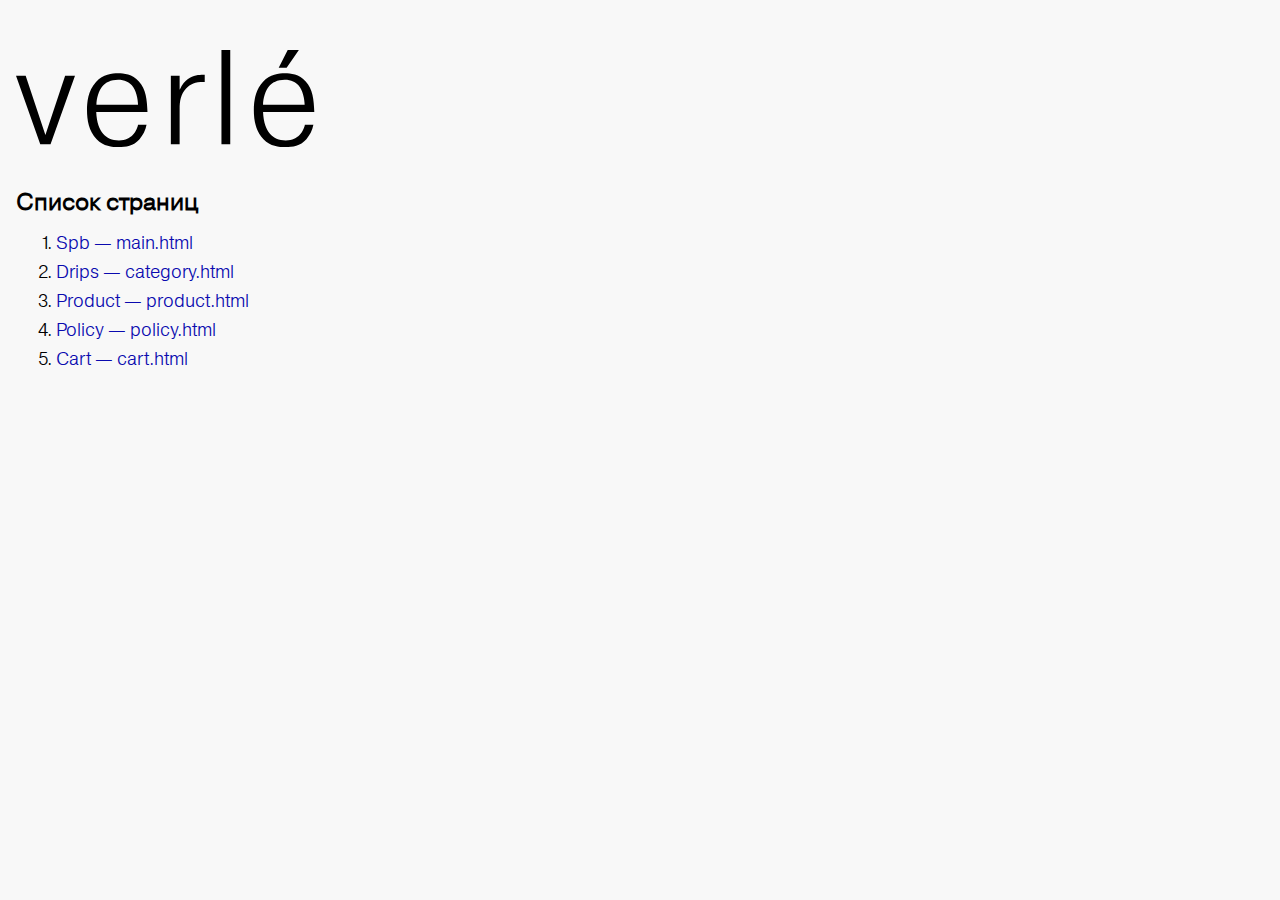
<file: index.html>
<!DOCTYPE html>
<html lang="ru">

<head>
  <title>Список страниц</title>
  <meta charset="utf-8">
  <meta name="viewport" content="width=device-width, initial-scale=1.0">
  <meta http-equiv="X-UA-Compatible" content="ie=edge">
  <meta name="description" content="SELECTIVE. CONSCIOUS. LOCAL.">
  <meta property="og:description"
    content="SELECTIVE. CONSCIOUS. LOCAL.

      VERLÉ IS NEOTERIC PRODUCTION WITH THE FOCUS ON ROASTING COFFEE AND DIRECT IMPORT OF GREEN BEAN FROM CENTRAL AMERICA.

      WE TAKE A SERIOUS APPROACH TO COFFEE, BUT NEVER LIMIT OURSELVES WITH IT. BY EXPLORING NEW IDEAS, MARKETS AND PRODUCTS, ALWAYS TESTING AT ALL STAGES, WE ARE CONSTANTLY EXPANDING OUR LINE BY DEVELOPING COMPLETELY NEW POSITIONS ON THE MARKET.">
  <link rel="apple-touch-icon" sizes="180x180" href="./favicon/apple-touch-icon.png">
  <link rel="icon" type="image/png" sizes="32x32" href="./favicon/favicon-32x32.png">
  <link rel="icon" type="image/png" sizes="16x16" href="./favicon/favicon-16x16.png">
  <link rel="manifest" href="./favicon/site.webmanifest" crossorigin="use-credentials">
  <link rel="mask-icon" href="./favicon/safari-pinned-tab.svg" color="#5bbad5">
  <meta name="msapplication-TileColor" content="#2b5797">
  <meta name="theme-color" content="#f8f8f8">
  <link rel="preload" href="fonts/pragmatica.woff" as="font" crossorigin="anonymous">
  <link rel="stylesheet" href="css/style.min.css">
</head>

<body>
  <div class="visually-hidden"><svg xmlns="http://www.w3.org/2000/svg" xmlns:xlink="http://www.w3.org/1999/xlink">
      <symbol id="arrow-left" viewBox="0 0 8 14">
        <path d="M7 13L1 7L7 1" stroke="currentcolor" stroke-linecap="round" stroke-linejoin="round" />
      </symbol>
      <symbol id="arrow-right" viewBox="0 0 8 14">
        <path d="M1 13L7 7L1 1" stroke="currentcolor" stroke-linecap="round" stroke-linejoin="round" />
      </symbol>
      <symbol id="icon-close" viewBox="0 0 12 12">
        <path
          d="M0.105813 10.328L0.921813 11.144L5.62581 6.44L10.3298 11.144L11.1458 10.328L6.44181 5.624L11.1458 0.92L10.3298 0.103999L5.62581 4.808L0.921813 0.103999L0.105813 0.92L4.80981 5.624L0.105813 10.328Z"
          fill="currentcolor" />
      </symbol>
    </svg>
  </div>
  <div class="wrapper">
    <style>
      .container {
        padding-top: 50px;
        padding-bottom: 50px;
      }

      h1 {
        font-size: 24px;
        line-height: 28px;
      }

      a {
        color: rgb(10, 10, 175);
      }

      li {
        font-size: 18px;
        line-height: 22px;
        margin-bottom: 7px;
      }

      img {
        width: 100%;
        max-width: 300px;
        height: auto;
        display: block;
        margin-bottom: 40px;
      }

      @media (max-width: 768px) {
        .container {
          padding-top: 20px;
          padding-bottom: 20px;
        }

        ol {
          padding-left: 20px;
        }

        ol li {
          margin-bottom: 15px;
        }
      }
    </style>
    <main>
      <div class="container"><img src="img/svg/logo.svg" width="300" alt="Логотип проекта">
        <h1>Список страниц</h1>
        <ol>
          <li><a href="main.html" target="_blank">Spb — main.html</a></li>
          <li><a href="category.html" target="_blank">Drips — category.html</a></li>
          <li><a href="product.html" target="_blank">Product — product.html</a></li>
          <li><a href="policy.html" target="_blank">Policy — policy.html</a></li>
          <li><a href="cart.html" target="_blank">Cart — cart.html</a></li>
        </ol>
      </div>
    </main>
  </div>
  <script src="js/vendor.min.js"></script>
  <script src="js/main.min.js"></script>
</body>

</html>
</file>
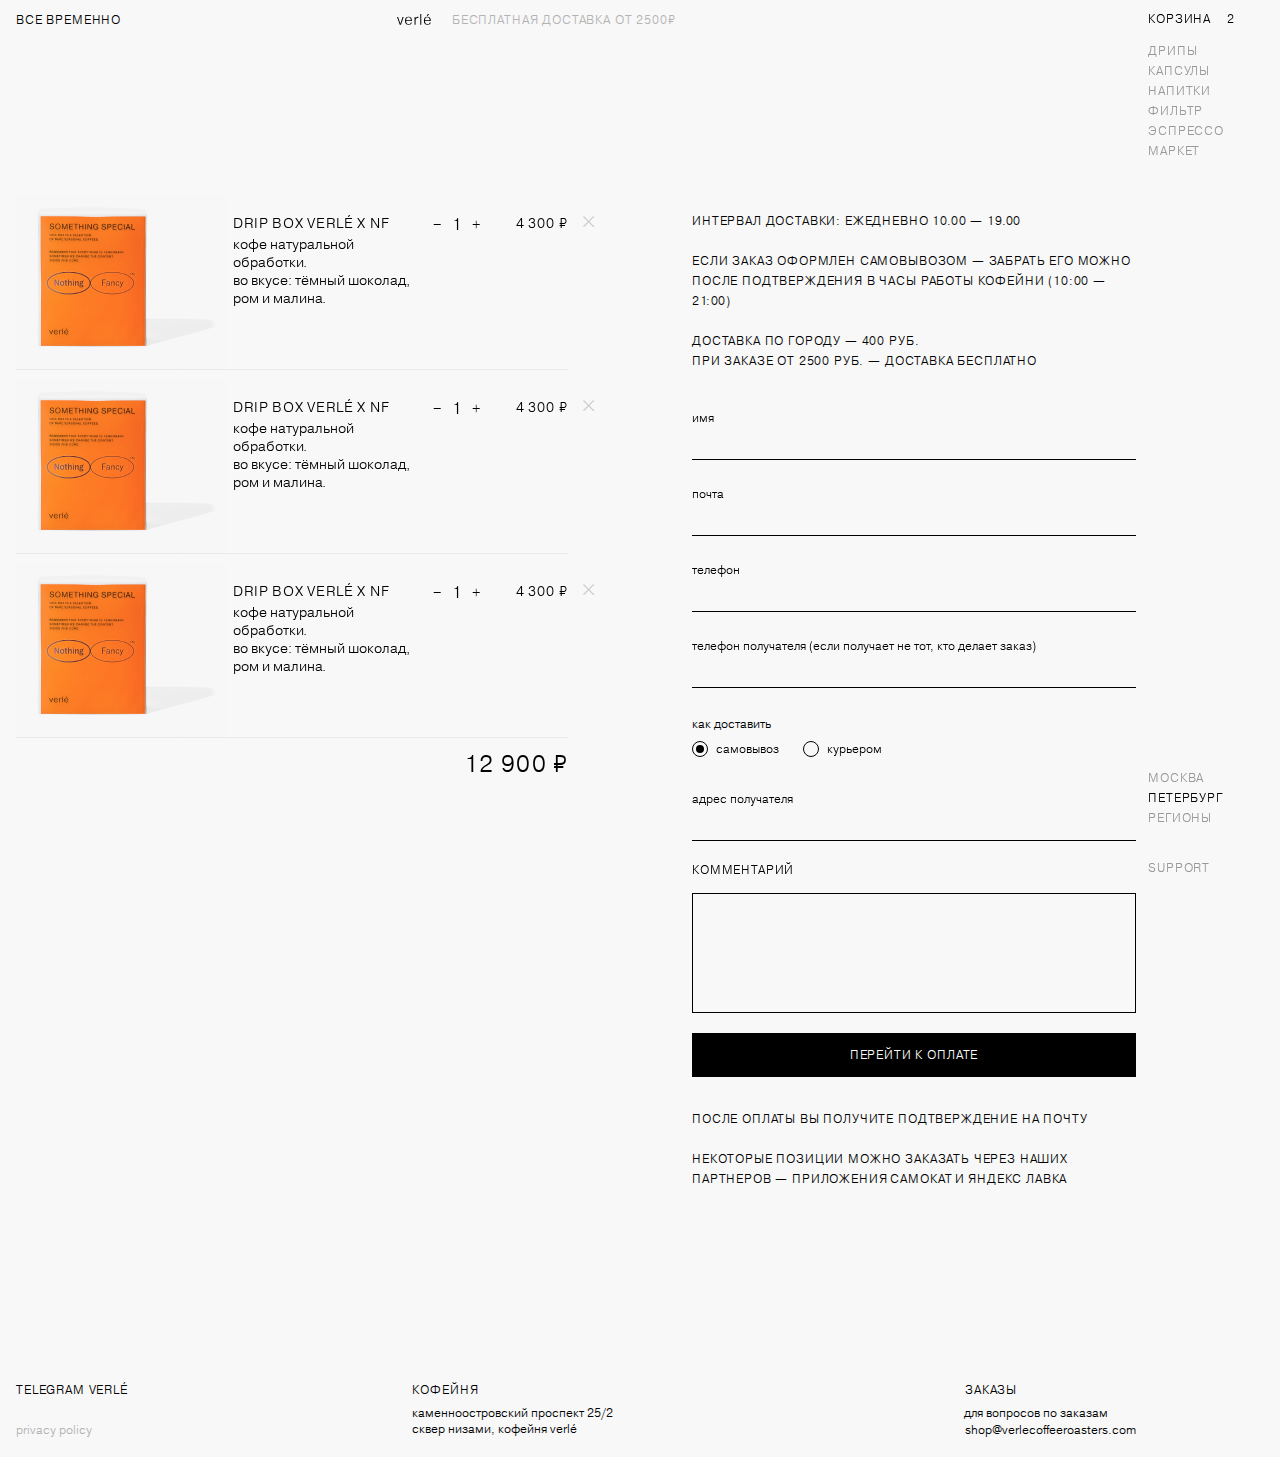
<file: cart.html>
<!DOCTYPE html>
<html lang="ru">
  <head>
    <title>Cart - verlé shop</title>
    <meta charset="utf-8">
    <meta name="viewport" content="width=device-width, initial-scale=1.0">
    <meta http-equiv="X-UA-Compatible" content="ie=edge">
    <meta name="description" content="SELECTIVE. CONSCIOUS. LOCAL.">
    <meta property="og:description" content="SELECTIVE. CONSCIOUS. LOCAL.
      
      VERLÉ IS NEOTERIC PRODUCTION WITH THE FOCUS ON ROASTING COFFEE AND DIRECT IMPORT OF GREEN BEAN FROM CENTRAL AMERICA.
      
      WE TAKE A SERIOUS APPROACH TO COFFEE, BUT NEVER LIMIT OURSELVES WITH IT. BY EXPLORING NEW IDEAS, MARKETS AND PRODUCTS, ALWAYS TESTING AT ALL STAGES, WE ARE CONSTANTLY EXPANDING OUR LINE BY DEVELOPING COMPLETELY NEW POSITIONS ON THE MARKET.">
    <link rel="apple-touch-icon" sizes="180x180" href="./favicon/apple-touch-icon.png">
    <link rel="icon" type="image/png" sizes="32x32" href="./favicon/favicon-32x32.png">
    <link rel="icon" type="image/png" sizes="16x16" href="./favicon/favicon-16x16.png">
    <link rel="manifest" href="./favicon/site.webmanifest" crossorigin="use-credentials">
    <link rel="mask-icon" href="./favicon/safari-pinned-tab.svg" color="#5bbad5">
    <meta name="msapplication-TileColor" content="#2b5797">
    <meta name="theme-color" content="#f8f8f8">
    <link rel="preload" href="fonts/pragmatica.woff" as="font" crossorigin="anonymous">
    <link rel="stylesheet" href="css/style.min.css">
  </head>
  <body>
    <div class="visually-hidden"><svg xmlns="http://www.w3.org/2000/svg" xmlns:xlink="http://www.w3.org/1999/xlink"><symbol id="arrow-left" viewBox="0 0 8 14">
<path d="M7 13L1 7L7 1" stroke="currentcolor" stroke-linecap="round" stroke-linejoin="round"/>
</symbol><symbol id="arrow-right" viewBox="0 0 8 14">
<path d="M1 13L7 7L1 1" stroke="currentcolor" stroke-linecap="round" stroke-linejoin="round"/>
</symbol><symbol id="icon-close" viewBox="0 0 12 12">
<path d="M0.105813 10.328L0.921813 11.144L5.62581 6.44L10.3298 11.144L11.1458 10.328L6.44181 5.624L11.1458 0.92L10.3298 0.103999L5.62581 4.808L0.921813 0.103999L0.105813 0.92L4.80981 5.624L0.105813 10.328Z" fill="currentcolor"/>
</symbol></svg>
    </div>
    <div class="wrapper">
      <header class="header">
        <div class="container">
          <div class="header__wrapper">
            <div class="header__inner"><a class="link header__inner-link" href="index.html">все временно</a><a class="header__logo" href="index.html" aria-label="Переход на главную"><img src="img/svg/logo.svg" srcset="img/svg/logo@2x.svg 2x" width="34" height="11" alt="верле-шоп"></a>
            </div>
            <div class="header__marquee">
              <p class="header__text">Бесплатная доставка от 2500₽</p>
            </div>
          </div>
          <button class="nav-toggle btn-reset" type="button" aria-label="Переключатель отображения меню" aria-pressed="false">Меню</button>
        </div>
        <div class="header__cart"><a class="link" href="#">корзина<span class="header__cart-counter">2</span></a></div>
        <nav class="side-bar">
          <div class="side-bar__wrapper">
            <ul class="side-bar__list side-bar__list--order">
              <li class="side-bar__item"><a class="link link--nobel" href="#">Дрипы</a>
              </li>
              <li class="side-bar__item"><a class="link link--nobel side-bar__item-link" href="#">Капсулы</a></li>
              <li class="side-bar__item"><a class="link link--nobel side-bar__item-link" href="#">Напитки</a></li>
              <li class="side-bar__item"><a class="link link--nobel side-bar__item-link" href="#">Фильтр</a></li>
              <li class="side-bar__item"><a class="link link--nobel side-bar__item-link" href="#">Эспрессо</a></li>
              <li class="side-bar__item"><a class="link link--nobel side-bar__item-link" href="#">Маркет</a></li>
            </ul>
            <ul class="side-bar__list side-bar__list--opened">
              <li class="side-bar__item side-bar__item-text">Бесплатная доставка от 2500₽</li>
              <li class="side-bar__item"><a class="link link--nobel side-bar__item-link" href="#">Москва</a></li>
              <li class="side-bar__item"><a class="link link--nobel side-bar__item-link is-active">Петербург</a></li>
              <li class="side-bar__item"><a class="link link--nobel side-bar__item-link" href="#">Регионы</a></li>
              <li class="side-bar__item side-bar__item--support"><a class="link link--nobel side-bar__item-link" href="#">support</a></li>
            </ul>
          </div>
        </nav>
      </header>
      <main class="cart">
        <h1 class="visually-hidden">Корзина - verlé shop</h1>
        <section class="section section--cart">
          <div class="container">
            <div class="section__wrapper section__wrapper--2-col">
              <div class="card-list cart__items" data-cart-list>
                <ul class="card-list__list">
                  <li class="card-list__item">
                    <div class="card card--cart">
                      <div class="card__block">
                        <div class="card__image"><img src="img/content/cart/cart.png" srcset="img/content/cart/cart@2x.png 2x" width="210" height="174" alt="кофе натуральной обработки">
                        </div>
                      </div>
                      <div class="card__inner">
                        <div class="card__info"><a class="h3 card__title" href="#">DRIP BOX VERLÉ X NF</a>
                          <div class="card__description">
                            <p>кофе натуральной обработки.</p>
                            <p>во вкусе: тёмный шоколад, ром и малина.</p>
                          </div>
                        </div>
                        <div class="card__count">
                          <button class="btn btn--minus" type="button" aria-label="уменьшить количество">&ndash;</button>
                          <div class="custom-input">
                            <label>
                              <input type="number" name="count" value="1">
                            </label>
                          </div>
                          <button class="btn" type="button" aria-label="увеличить количество">+</button>
                        </div>
                        <div class="card__price"><span data-price>4300</span><span class="card__currency">₽</span></div>
                      </div>
                    </div>
                    <button class="card-list__close-button btn btn--close" aria-label="Удалить из корзины">
                      <svg width="12" height="12" aria-hidden="true">
                        <use xlink:href="#icon-close"></use>
                      </svg>
                    </button>
                  </li>
                  <li class="card-list__item">
                    <div class="card card--cart">
                      <div class="card__block">
                        <div class="card__image"><img src="img/content/cart/cart.png" srcset="img/content/cart/cart@2x.png 2x" width="210" height="174" alt="кофе натуральной обработки">
                        </div>
                      </div>
                      <div class="card__inner">
                        <div class="card__info"><a class="h3 card__title" href="#">DRIP BOX VERLÉ X NF</a>
                          <div class="card__description">
                            <p>кофе натуральной обработки.</p>
                            <p>во вкусе: тёмный шоколад, ром и малина.</p>
                          </div>
                        </div>
                        <div class="card__count">
                          <button class="btn btn--minus" type="button" aria-label="уменьшить количество">&ndash;</button>
                          <div class="custom-input">
                            <label>
                              <input type="number" name="count" value="1">
                            </label>
                          </div>
                          <button class="btn" type="button" aria-label="увеличить количество">+</button>
                        </div>
                        <div class="card__price"><span data-price>4300</span><span class="card__currency">₽</span></div>
                      </div>
                    </div>
                    <button class="card-list__close-button btn btn--close" aria-label="Удалить из корзины">
                      <svg width="12" height="12" aria-hidden="true">
                        <use xlink:href="#icon-close"></use>
                      </svg>
                    </button>
                  </li>
                  <li class="card-list__item">
                    <div class="card card--cart">
                      <div class="card__block">
                        <div class="card__image"><img src="img/content/cart/cart.png" srcset="img/content/cart/cart@2x.png 2x" width="210" height="174" alt="кофе натуральной обработки">
                        </div>
                      </div>
                      <div class="card__inner">
                        <div class="card__info"><a class="h3 card__title" href="#">DRIP BOX VERLÉ X NF</a>
                          <div class="card__description">
                            <p>кофе натуральной обработки.</p>
                            <p>во вкусе: тёмный шоколад, ром и малина.</p>
                          </div>
                        </div>
                        <div class="card__count">
                          <button class="btn btn--minus" type="button" aria-label="уменьшить количество">&ndash;</button>
                          <div class="custom-input">
                            <label>
                              <input type="number" name="count" value="1">
                            </label>
                          </div>
                          <button class="btn" type="button" aria-label="увеличить количество">+</button>
                        </div>
                        <div class="card__price"><span data-price>4300</span><span class="card__currency">₽</span></div>
                      </div>
                    </div>
                    <button class="card-list__close-button btn btn--close" aria-label="Удалить из корзины">
                      <svg width="12" height="12" aria-hidden="true">
                        <use xlink:href="#icon-close"></use>
                      </svg>
                    </button>
                  </li>
                </ul>
                <div class="card-list__total"><span>Сумма:</span><span data-total-sum>12900</span><span class="card-list__total-currency" data-currency>₽</span></div>
              </div>
              <div class="order-block cart__info">
                <div class="order-block__info">
                  <p>интервал доставки: ежедневно 10.00 — 19.00</p>
                  <p>если заказ оформлен самовывозом — забрать его можно после подтверждения в часы работы кофейни (10:00 — 21:00)</p>
                  <p><span>доставка по городу — 400 руб.</span><span>при заказе от 2500 руб. — доставка бесплатно</span></p>
                </div>
                <div class="form" data-validate id="cart-form">
                  <form method="post">
                    <div class="custom-input" data-validate-type="text" data-limitations="name">
                      <label><span class="custom-input__label">имя</span>
                        <input type="text" id="name" name="name" minlength="2">
                      </label>
                      <div class="custom-input__error">некорректное имя</div>
                    </div>
                    <div class="custom-input" data-validate-type="email">
                      <label><span class="custom-input__label">почта</span>
                        <input type="email" id="email" name="email">
                      </label>
                      <div class="custom-input__error">некорректная почта</div>
                    </div>
                    <div class="custom-input" data-validate-type="phone">
                      <label><span class="custom-input__label">телефон</span>
                        <input type="tel" id="phone" name="phone">
                      </label>
                      <div class="custom-input__error">некорректный номер</div>
                    </div>
                    <div class="custom-input" data-matrix-limitations="digit" data-matrix="+_ (___) ___ __ __">
                      <label><span class="custom-input__label">телефон получателя (если получает не тот, кто делает заказ)</span>
                        <input type="tel" id="phone2" name="phone2">
                      </label>
                      <div class="custom-input__error">некорректный номер</div>
                    </div>
                    <fieldset class="form__fieldset form__fieldset--radio">
                      <legend>как доставить</legend>
                      <div class="custom-toggle custom-toggle--radio">
                        <label>
                          <input type="radio" name="delivery-type" checked><span class="custom-toggle__icon"></span><span class="custom-toggle__label">самовывоз</span>
                        </label>
                      </div>
                      <div class="custom-toggle custom-toggle--radio">
                        <label>
                          <input type="radio" name="delivery-type"><span class="custom-toggle__icon"></span><span class="custom-toggle__label">курьером</span>
                        </label>
                      </div>
                    </fieldset>
                    <div class="custom-input" data-validate-type="text" data-limitations="name">
                      <label><span class="custom-input__label">адрес получателя</span>
                        <input type="text" id="address" name="address">
                      </label>
                      <div class="custom-input__error">обязательное поле</div>
                    </div>
                    <div class="custom-textarea">
                      <label><span class="custom-textarea__label">комментарий</span>
                        <textarea name="comment" rows="3"></textarea>
                      </label>
                    </div>
                    <button class="btn" type="submit">Перейти к оплате</button>
                  </form>
                </div>
                <div class="order-block__info">
                  <p>после оплаты вы получите подтверждение на почту</p>
                  <p>некоторые позиции можно заказать через наших партнеров — приложения<a href="#" rel="noreferrer noopener">Самокат</a>и<a href="#" rel="noreferrer noopener">Яндекс Лавка</a></p>
                </div>
              </div>
            </div>
          </div>
        </section>
      </main>
      <footer class="footer">
        <div class="container">
          <div class="footer__wrapper">
            <div class="footer__item footer__item--policy"><a class="link footer__item-telegram" href="#" target="blank">TELEGRAM VERLÉ</a><a class="link footer__item-link" href="#" target="blank">privacy policy</a></div>
            <div class="footer__item footer__item--address">
              <p class="footer__item-title">Кофейня</p>
              <p class="footer__item-text">каменноостровский проспект 25/2 сквер низами, кофейня verlé</p>
            </div>
            <div class="footer__item">
              <p class="footer__item-title">ЗАКАЗЫ</p>
              <p class="footer__item-text">для вопросов по заказам</p><a class="link" href="mailto:shop@verlecoffeeroasters.com">shop@verlecoffeeroasters.com</a>
            </div>
          </div>
        </div>
      </footer>
    </div>
    <script src="js/vendor.min.js"></script>
    <script src="js/main.min.js"></script>
  </body>
</html>
</file>
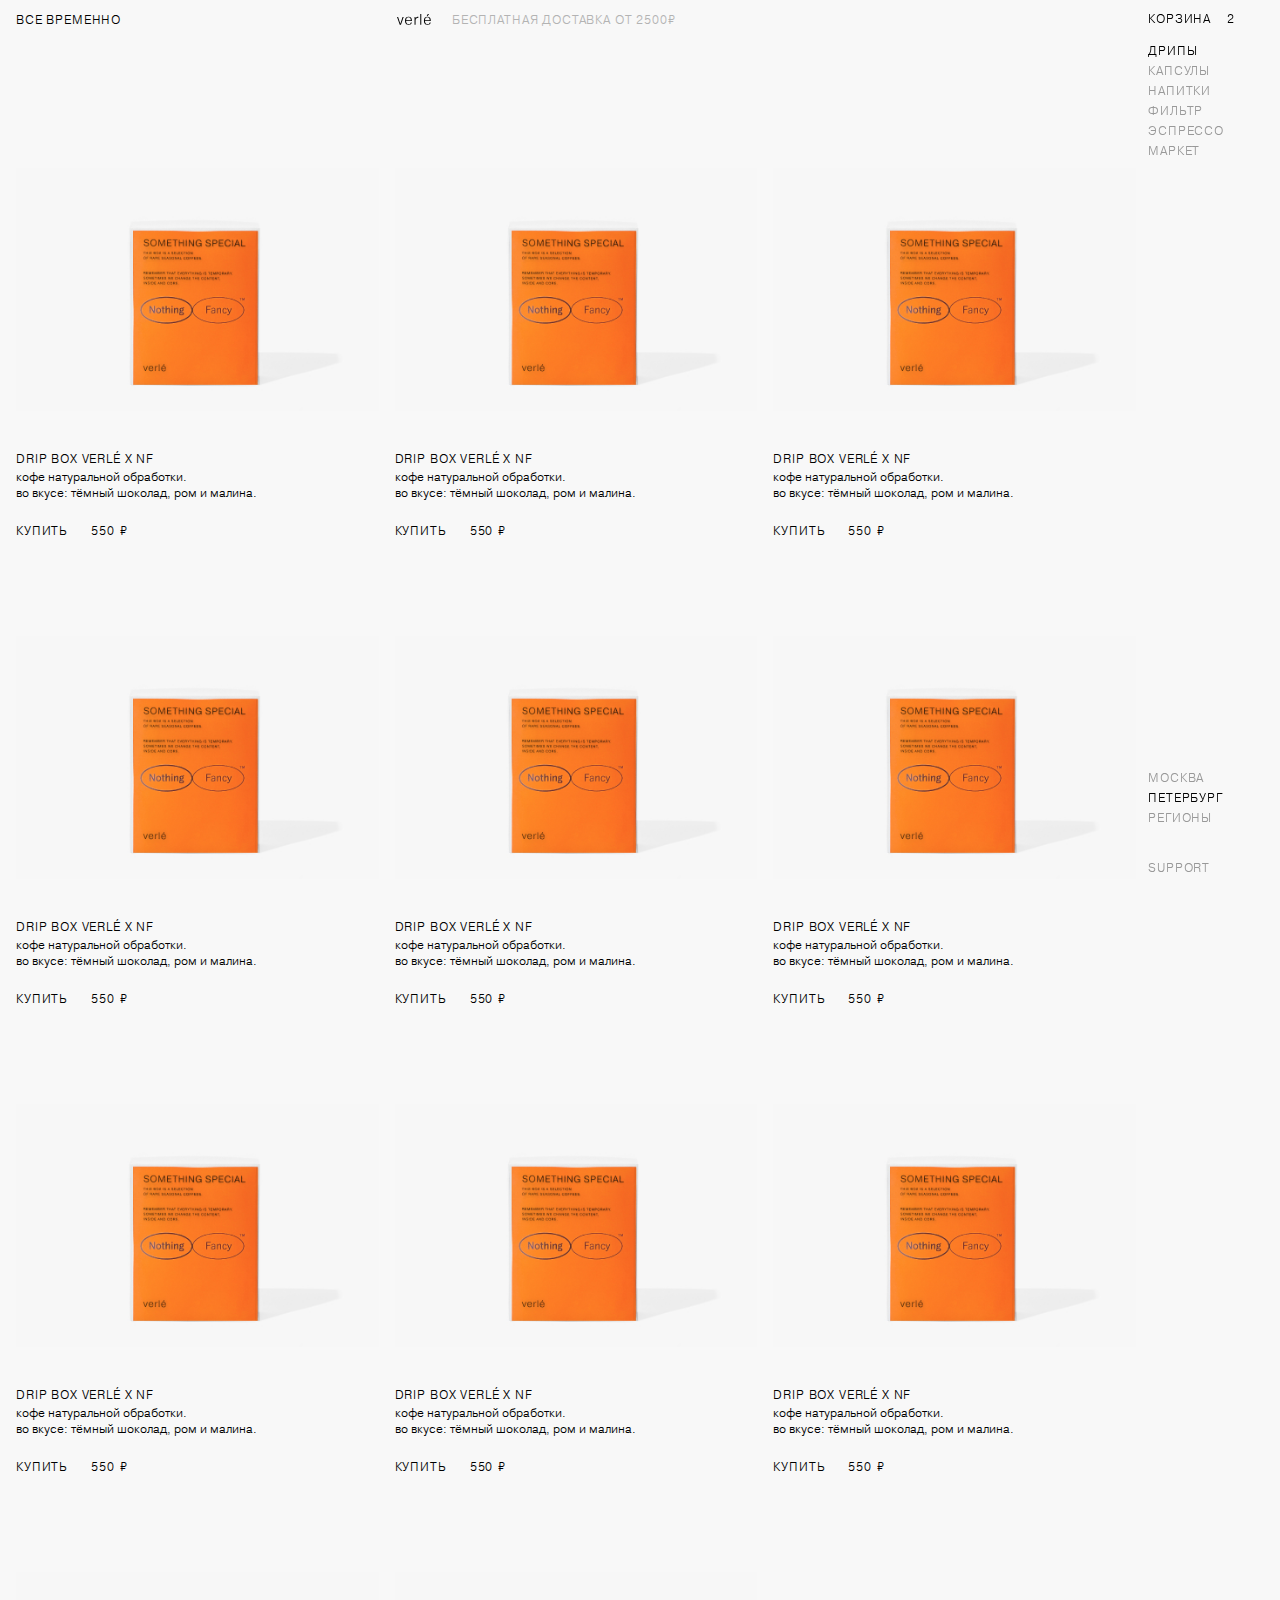
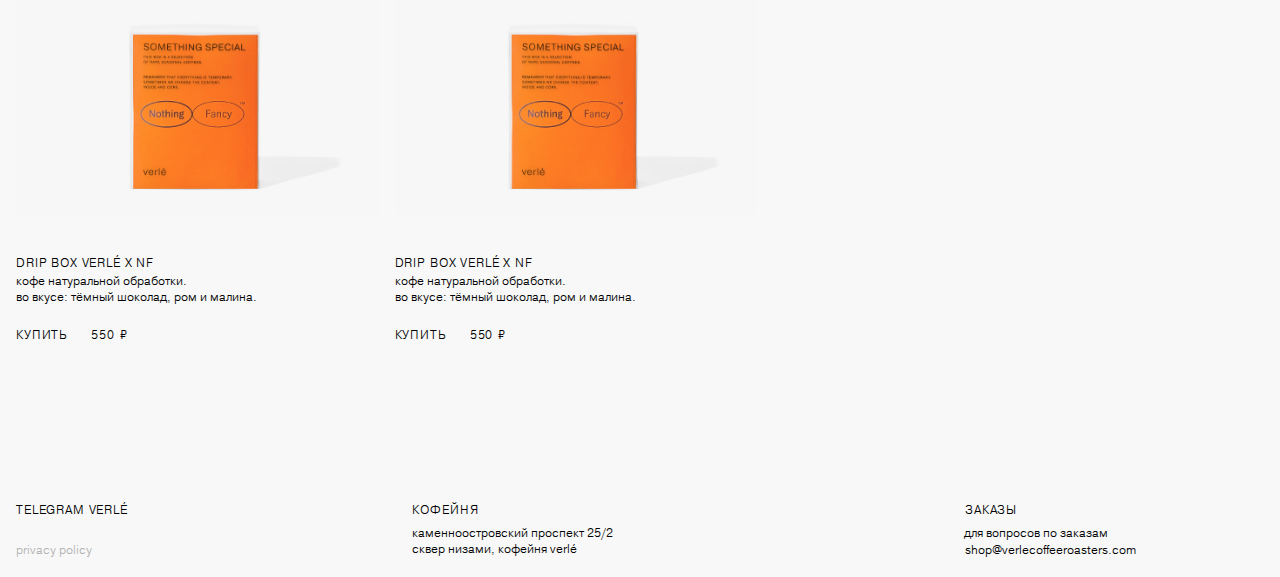
<file: category.html>
<!DOCTYPE html>
<html lang="ru">
  <head>
    <title>Drips - verlé shop</title>
    <meta charset="utf-8">
    <meta name="viewport" content="width=device-width, initial-scale=1.0">
    <meta http-equiv="X-UA-Compatible" content="ie=edge">
    <meta name="description" content="SELECTIVE. CONSCIOUS. LOCAL.">
    <meta property="og:description" content="SELECTIVE. CONSCIOUS. LOCAL.
      
      VERLÉ IS NEOTERIC PRODUCTION WITH THE FOCUS ON ROASTING COFFEE AND DIRECT IMPORT OF GREEN BEAN FROM CENTRAL AMERICA.
      
      WE TAKE A SERIOUS APPROACH TO COFFEE, BUT NEVER LIMIT OURSELVES WITH IT. BY EXPLORING NEW IDEAS, MARKETS AND PRODUCTS, ALWAYS TESTING AT ALL STAGES, WE ARE CONSTANTLY EXPANDING OUR LINE BY DEVELOPING COMPLETELY NEW POSITIONS ON THE MARKET.">
    <link rel="apple-touch-icon" sizes="180x180" href="./favicon/apple-touch-icon.png">
    <link rel="icon" type="image/png" sizes="32x32" href="./favicon/favicon-32x32.png">
    <link rel="icon" type="image/png" sizes="16x16" href="./favicon/favicon-16x16.png">
    <link rel="manifest" href="./favicon/site.webmanifest" crossorigin="use-credentials">
    <link rel="mask-icon" href="./favicon/safari-pinned-tab.svg" color="#5bbad5">
    <meta name="msapplication-TileColor" content="#2b5797">
    <meta name="theme-color" content="#f8f8f8">
    <link rel="preload" href="fonts/pragmatica.woff" as="font" crossorigin="anonymous">
    <link rel="stylesheet" href="css/style.min.css">
  </head>
  <body>
    <div class="visually-hidden"><svg xmlns="http://www.w3.org/2000/svg" xmlns:xlink="http://www.w3.org/1999/xlink"><symbol id="arrow-left" viewBox="0 0 8 14">
<path d="M7 13L1 7L7 1" stroke="currentcolor" stroke-linecap="round" stroke-linejoin="round"/>
</symbol><symbol id="arrow-right" viewBox="0 0 8 14">
<path d="M1 13L7 7L1 1" stroke="currentcolor" stroke-linecap="round" stroke-linejoin="round"/>
</symbol><symbol id="icon-close" viewBox="0 0 12 12">
<path d="M0.105813 10.328L0.921813 11.144L5.62581 6.44L10.3298 11.144L11.1458 10.328L6.44181 5.624L11.1458 0.92L10.3298 0.103999L5.62581 4.808L0.921813 0.103999L0.105813 0.92L4.80981 5.624L0.105813 10.328Z" fill="currentcolor"/>
</symbol></svg>
    </div>
    <div class="wrapper">
      <header class="header">
        <div class="container">
          <div class="header__wrapper">
            <div class="header__inner"><a class="link header__inner-link" href="index.html">все временно</a><a class="header__logo" href="index.html" aria-label="Переход на главную"><img src="img/svg/logo.svg" srcset="img/svg/logo@2x.svg 2x" width="34" height="11" alt="верле-шоп"></a>
            </div>
            <div class="header__marquee">
              <p class="header__text">Бесплатная доставка от 2500₽</p>
            </div>
          </div>
          <button class="nav-toggle btn-reset" type="button" aria-label="Переключатель отображения меню" aria-pressed="false">Меню</button>
        </div>
        <div class="header__cart"><a class="link" href="#">корзина<span class="header__cart-counter">2</span></a></div>
        <nav class="side-bar">
          <div class="side-bar__wrapper">
            <ul class="side-bar__list side-bar__list--order">
              <li class="side-bar__item"><a class="link link--nobel side-bar__item-link is-active" href="#">Дрипы</a>
              </li>
              <li class="side-bar__item"><a class="link link--nobel side-bar__item-link" href="#">Капсулы</a></li>
              <li class="side-bar__item"><a class="link link--nobel side-bar__item-link" href="#">Напитки</a></li>
              <li class="side-bar__item"><a class="link link--nobel side-bar__item-link" href="#">Фильтр</a></li>
              <li class="side-bar__item"><a class="link link--nobel side-bar__item-link" href="#">Эспрессо</a></li>
              <li class="side-bar__item"><a class="link link--nobel side-bar__item-link" href="#">Маркет</a></li>
            </ul>
            <ul class="side-bar__list side-bar__list--opened">
              <li class="side-bar__item side-bar__item-text">Бесплатная доставка от 2500₽</li>
              <li class="side-bar__item"><a class="link link--nobel side-bar__item-link" href="#">Москва</a></li>
              <li class="side-bar__item"><a class="link link--nobel side-bar__item-link is-active">Петербург</a></li>
              <li class="side-bar__item"><a class="link link--nobel side-bar__item-link" href="#">Регионы</a></li>
              <li class="side-bar__item side-bar__item--support"><a class="link link--nobel side-bar__item-link" href="#">support</a></li>
            </ul>
          </div>
        </nav>
      </header>
      <main class="category">
        <div class="container">
          <h1 class="visually-hidden">Каталог Drips</h1>
          <ul class="category__list">
            <li class="category__item">
              <div class="card category__card">
                <div class="card__block">
                  <div class="card__image"><img src="img/content/product/image.jpg" srcset="img/content/product/image@2x.jpg 2x" width="416" height="279" alt="кофе натуральной обработки">
                  </div>
                  <div class="card__info"><a class="h3 card__title" href="#">DRIP BOX VERLÉ X NF</a>
                    <div class="card__description">
                      <p>кофе натуральной обработки.</p>
                      <p>во вкусе: тёмный шоколад, ром и малина.</p>
                    </div>
                  </div>
                </div>
                <div class="card__inner">
                  <div class="card__button">
                    <button class="btn" type="button">Купить</button>
                  </div>
                  <div class="card__price"><span data-price>550</span><span class="card__currency">₽</span></div>
                </div>
              </div>
            </li>
            <li class="category__item">
              <div class="card category__card">
                <div class="card__block">
                  <div class="card__image"><img src="img/content/product/image.jpg" srcset="img/content/product/image@2x.jpg 2x" width="416" height="279" alt="кофе натуральной обработки">
                  </div>
                  <div class="card__info"><a class="h3 card__title" href="#">DRIP BOX VERLÉ X NF</a>
                    <div class="card__description">
                      <p>кофе натуральной обработки.</p>
                      <p>во вкусе: тёмный шоколад, ром и малина.</p>
                    </div>
                  </div>
                </div>
                <div class="card__inner">
                  <div class="card__button">
                    <button class="btn" type="button">Купить</button>
                  </div>
                  <div class="card__price"><span data-price>550</span><span class="card__currency">₽</span></div>
                </div>
              </div>
            </li>
            <li class="category__item">
              <div class="card category__card">
                <div class="card__block">
                  <div class="card__image"><img src="img/content/product/image.jpg" srcset="img/content/product/image@2x.jpg 2x" width="416" height="279" alt="кофе натуральной обработки">
                  </div>
                  <div class="card__info"><a class="h3 card__title" href="#">DRIP BOX VERLÉ X NF</a>
                    <div class="card__description">
                      <p>кофе натуральной обработки.</p>
                      <p>во вкусе: тёмный шоколад, ром и малина.</p>
                    </div>
                  </div>
                </div>
                <div class="card__inner">
                  <div class="card__button">
                    <button class="btn" type="button">Купить</button>
                  </div>
                  <div class="card__price"><span data-price>550</span><span class="card__currency">₽</span></div>
                </div>
              </div>
            </li>
            <li class="category__item">
              <div class="card category__card">
                <div class="card__block">
                  <div class="card__image"><img src="img/content/product/image.jpg" srcset="img/content/product/image@2x.jpg 2x" width="416" height="279" alt="кофе натуральной обработки">
                  </div>
                  <div class="card__info"><a class="h3 card__title" href="#">DRIP BOX VERLÉ X NF</a>
                    <div class="card__description">
                      <p>кофе натуральной обработки.</p>
                      <p>во вкусе: тёмный шоколад, ром и малина.</p>
                    </div>
                  </div>
                </div>
                <div class="card__inner">
                  <div class="card__button">
                    <button class="btn" type="button">Купить</button>
                  </div>
                  <div class="card__price"><span data-price>550</span><span class="card__currency">₽</span></div>
                </div>
              </div>
            </li>
            <li class="category__item">
              <div class="card category__card">
                <div class="card__block">
                  <div class="card__image"><img src="img/content/product/image.jpg" srcset="img/content/product/image@2x.jpg 2x" width="416" height="279" alt="кофе натуральной обработки">
                  </div>
                  <div class="card__info"><a class="h3 card__title" href="#">DRIP BOX VERLÉ X NF</a>
                    <div class="card__description">
                      <p>кофе натуральной обработки.</p>
                      <p>во вкусе: тёмный шоколад, ром и малина.</p>
                    </div>
                  </div>
                </div>
                <div class="card__inner">
                  <div class="card__button">
                    <button class="btn" type="button">Купить</button>
                  </div>
                  <div class="card__price"><span data-price>550</span><span class="card__currency">₽</span></div>
                </div>
              </div>
            </li>
            <li class="category__item">
              <div class="card category__card">
                <div class="card__block">
                  <div class="card__image"><img src="img/content/product/image.jpg" srcset="img/content/product/image@2x.jpg 2x" width="416" height="279" alt="кофе натуральной обработки">
                  </div>
                  <div class="card__info"><a class="h3 card__title" href="#">DRIP BOX VERLÉ X NF</a>
                    <div class="card__description">
                      <p>кофе натуральной обработки.</p>
                      <p>во вкусе: тёмный шоколад, ром и малина.</p>
                    </div>
                  </div>
                </div>
                <div class="card__inner">
                  <div class="card__button">
                    <button class="btn" type="button">Купить</button>
                  </div>
                  <div class="card__price"><span data-price>550</span><span class="card__currency">₽</span></div>
                </div>
              </div>
            </li>
            <li class="category__item">
              <div class="card category__card">
                <div class="card__block">
                  <div class="card__image"><img src="img/content/product/image.jpg" srcset="img/content/product/image@2x.jpg 2x" width="416" height="279" alt="кофе натуральной обработки">
                  </div>
                  <div class="card__info"><a class="h3 card__title" href="#">DRIP BOX VERLÉ X NF</a>
                    <div class="card__description">
                      <p>кофе натуральной обработки.</p>
                      <p>во вкусе: тёмный шоколад, ром и малина.</p>
                    </div>
                  </div>
                </div>
                <div class="card__inner">
                  <div class="card__button">
                    <button class="btn" type="button">Купить</button>
                  </div>
                  <div class="card__price"><span data-price>550</span><span class="card__currency">₽</span></div>
                </div>
              </div>
            </li>
            <li class="category__item">
              <div class="card category__card">
                <div class="card__block">
                  <div class="card__image"><img src="img/content/product/image.jpg" srcset="img/content/product/image@2x.jpg 2x" width="416" height="279" alt="кофе натуральной обработки">
                  </div>
                  <div class="card__info"><a class="h3 card__title" href="#">DRIP BOX VERLÉ X NF</a>
                    <div class="card__description">
                      <p>кофе натуральной обработки.</p>
                      <p>во вкусе: тёмный шоколад, ром и малина.</p>
                    </div>
                  </div>
                </div>
                <div class="card__inner">
                  <div class="card__button">
                    <button class="btn" type="button">Купить</button>
                  </div>
                  <div class="card__price"><span data-price>550</span><span class="card__currency">₽</span></div>
                </div>
              </div>
            </li>
            <li class="category__item">
              <div class="card category__card">
                <div class="card__block">
                  <div class="card__image"><img src="img/content/product/image.jpg" srcset="img/content/product/image@2x.jpg 2x" width="416" height="279" alt="кофе натуральной обработки">
                  </div>
                  <div class="card__info"><a class="h3 card__title" href="#">DRIP BOX VERLÉ X NF</a>
                    <div class="card__description">
                      <p>кофе натуральной обработки.</p>
                      <p>во вкусе: тёмный шоколад, ром и малина.</p>
                    </div>
                  </div>
                </div>
                <div class="card__inner">
                  <div class="card__button">
                    <button class="btn" type="button">Купить</button>
                  </div>
                  <div class="card__price"><span data-price>550</span><span class="card__currency">₽</span></div>
                </div>
              </div>
            </li>
            <li class="category__item">
              <div class="card category__card">
                <div class="card__block">
                  <div class="card__image"><img src="img/content/product/image.jpg" srcset="img/content/product/image@2x.jpg 2x" width="416" height="279" alt="кофе натуральной обработки">
                  </div>
                  <div class="card__info"><a class="h3 card__title" href="#">DRIP BOX VERLÉ X NF</a>
                    <div class="card__description">
                      <p>кофе натуральной обработки.</p>
                      <p>во вкусе: тёмный шоколад, ром и малина.</p>
                    </div>
                  </div>
                </div>
                <div class="card__inner">
                  <div class="card__button">
                    <button class="btn" type="button">Купить</button>
                  </div>
                  <div class="card__price"><span data-price>550</span><span class="card__currency">₽</span></div>
                </div>
              </div>
            </li>
            <li class="category__item">
              <div class="card category__card">
                <div class="card__block">
                  <div class="card__image"><img src="img/content/product/image.jpg" srcset="img/content/product/image@2x.jpg 2x" width="416" height="279" alt="кофе натуральной обработки">
                  </div>
                  <div class="card__info"><a class="h3 card__title" href="#">DRIP BOX VERLÉ X NF</a>
                    <div class="card__description">
                      <p>кофе натуральной обработки.</p>
                      <p>во вкусе: тёмный шоколад, ром и малина.</p>
                    </div>
                  </div>
                </div>
                <div class="card__inner">
                  <div class="card__button">
                    <button class="btn" type="button">Купить</button>
                  </div>
                  <div class="card__price"><span data-price>550</span><span class="card__currency">₽</span></div>
                </div>
              </div>
            </li>
          </ul>
        </div>
      </main>
      <footer class="footer">
        <div class="container">
          <div class="footer__wrapper">
            <div class="footer__item footer__item--policy"><a class="link footer__item-telegram" href="#" target="blank">TELEGRAM VERLÉ</a><a class="link footer__item-link" href="#" target="blank">privacy policy</a></div>
            <div class="footer__item footer__item--address">
              <p class="footer__item-title">Кофейня</p>
              <p class="footer__item-text">каменноостровский проспект 25/2 сквер низами, кофейня verlé</p>
            </div>
            <div class="footer__item">
              <p class="footer__item-title">ЗАКАЗЫ</p>
              <p class="footer__item-text">для вопросов по заказам</p><a class="link" href="mailto:shop@verlecoffeeroasters.com">shop@verlecoffeeroasters.com</a>
            </div>
          </div>
        </div>
      </footer>
    </div>
    <script src="js/vendor.min.js"></script>
    <script src="js/main.min.js"></script>
  </body>
</html>
</file>
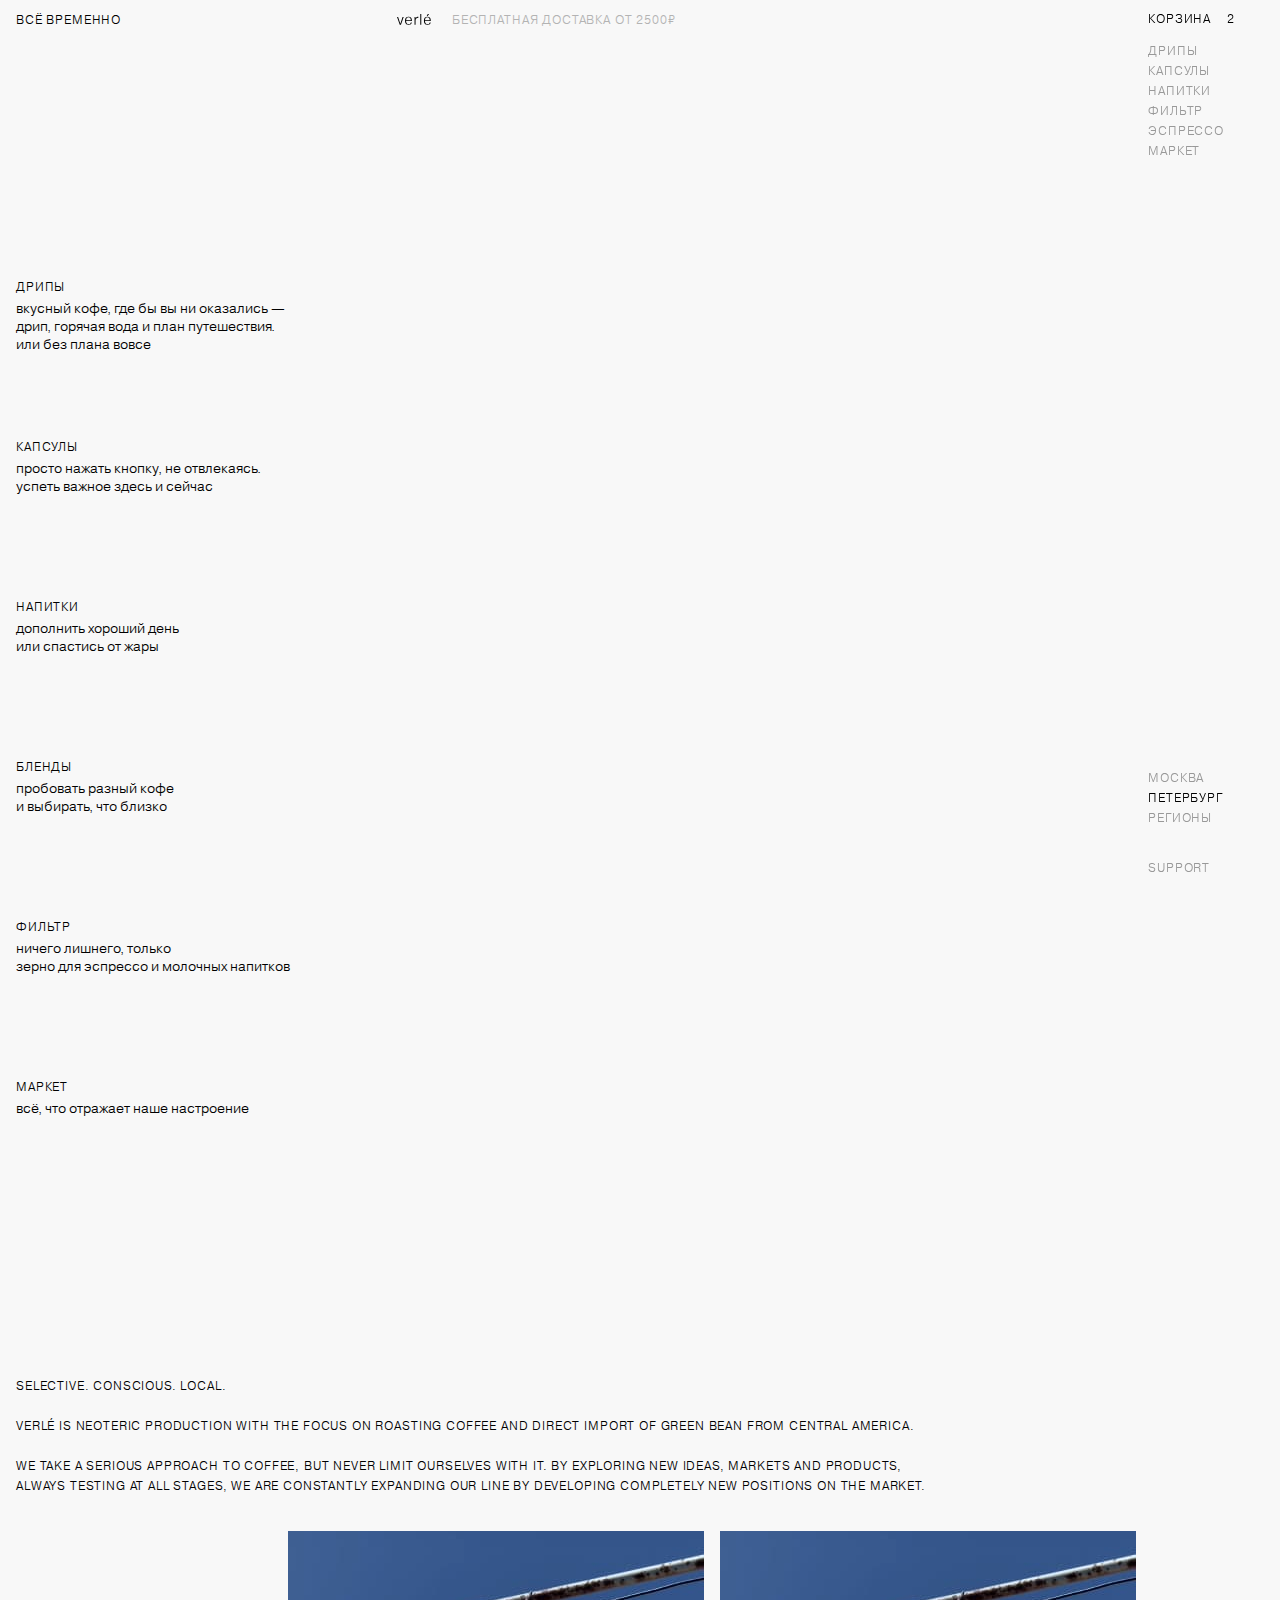
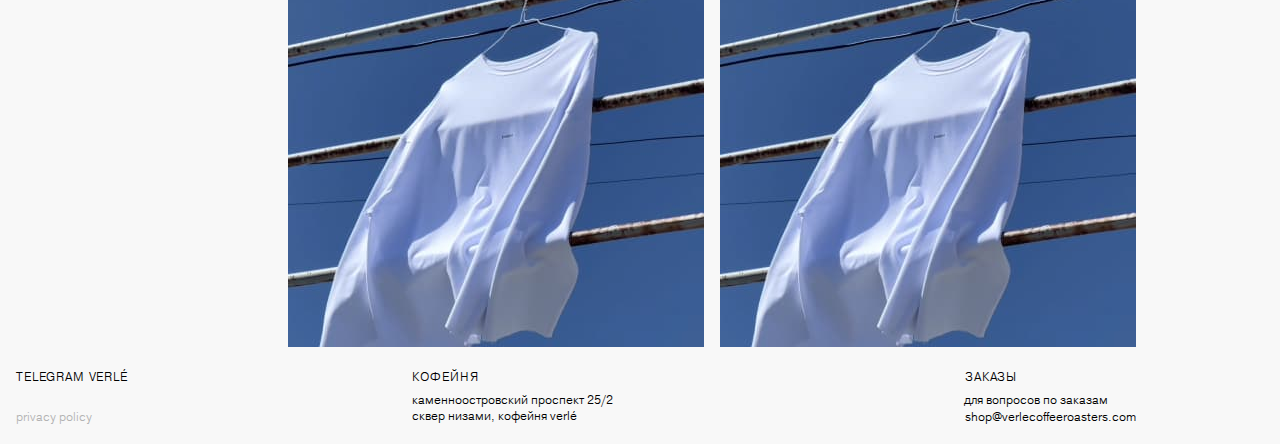
<file: main.html>
<!DOCTYPE html>
<html lang="ru">
  <head>
    <title>Spb - verlé shop</title>
    <meta charset="utf-8">
    <meta name="viewport" content="width=device-width, initial-scale=1.0">
    <meta http-equiv="X-UA-Compatible" content="ie=edge">
    <meta name="description" content="SELECTIVE. CONSCIOUS. LOCAL.">
    <meta property="og:description" content="SELECTIVE. CONSCIOUS. LOCAL.
      
      VERLÉ IS NEOTERIC PRODUCTION WITH THE FOCUS ON ROASTING COFFEE AND DIRECT IMPORT OF GREEN BEAN FROM CENTRAL AMERICA.
      
      WE TAKE A SERIOUS APPROACH TO COFFEE, BUT NEVER LIMIT OURSELVES WITH IT. BY EXPLORING NEW IDEAS, MARKETS AND PRODUCTS, ALWAYS TESTING AT ALL STAGES, WE ARE CONSTANTLY EXPANDING OUR LINE BY DEVELOPING COMPLETELY NEW POSITIONS ON THE MARKET.">
    <link rel="apple-touch-icon" sizes="180x180" href="./favicon/apple-touch-icon.png">
    <link rel="icon" type="image/png" sizes="32x32" href="./favicon/favicon-32x32.png">
    <link rel="icon" type="image/png" sizes="16x16" href="./favicon/favicon-16x16.png">
    <link rel="manifest" href="./favicon/site.webmanifest" crossorigin="use-credentials">
    <link rel="mask-icon" href="./favicon/safari-pinned-tab.svg" color="#5bbad5">
    <meta name="msapplication-TileColor" content="#2b5797">
    <meta name="theme-color" content="#f8f8f8">
    <link rel="preload" href="fonts/pragmatica.woff" as="font" crossorigin="anonymous">
    <link rel="stylesheet" href="css/style.min.css">
  </head>
  <body>
    <div class="visually-hidden"><svg xmlns="http://www.w3.org/2000/svg" xmlns:xlink="http://www.w3.org/1999/xlink"><symbol id="arrow-left" viewBox="0 0 8 14">
<path d="M7 13L1 7L7 1" stroke="currentcolor" stroke-linecap="round" stroke-linejoin="round"/>
</symbol><symbol id="arrow-right" viewBox="0 0 8 14">
<path d="M1 13L7 7L1 1" stroke="currentcolor" stroke-linecap="round" stroke-linejoin="round"/>
</symbol><symbol id="icon-close" viewBox="0 0 12 12">
<path d="M0.105813 10.328L0.921813 11.144L5.62581 6.44L10.3298 11.144L11.1458 10.328L6.44181 5.624L11.1458 0.92L10.3298 0.103999L5.62581 4.808L0.921813 0.103999L0.105813 0.92L4.80981 5.624L0.105813 10.328Z" fill="currentcolor"/>
</symbol></svg>
    </div>
    <div class="wrapper">
      <header class="header">
        <div class="container">
          <div class="header__wrapper">
            <div class="header__inner"><span class="link header__inner-link">всё временно</span><span class="header__logo"><img src="img/svg/logo.svg" srcset="img/svg/logo@2x.svg 2x" width="34" height="11" alt="верле-шоп"></span>
            </div>
            <div class="header__marquee">
              <p class="header__text">Бесплатная доставка от 2500₽</p>
            </div>
          </div>
          <button class="nav-toggle btn-reset" type="button" aria-label="Переключатель отображения меню" aria-pressed="false">Меню</button>
        </div>
        <div class="header__cart"><a class="link" href="#">корзина<span class="header__cart-counter">2</span></a></div>
        <nav class="side-bar">
          <div class="side-bar__wrapper">
            <ul class="side-bar__list side-bar__list--order">
              <li class="side-bar__item"><a class="link link--nobel side-bar__item-link" href="#">Дрипы</a>
              </li>
              <li class="side-bar__item"><a class="link link--nobel side-bar__item-link" href="#">Капсулы</a></li>
              <li class="side-bar__item"><a class="link link--nobel side-bar__item-link" href="#">Напитки</a></li>
              <li class="side-bar__item"><a class="link link--nobel side-bar__item-link" href="#">Фильтр</a></li>
              <li class="side-bar__item"><a class="link link--nobel side-bar__item-link" href="#">Эспрессо</a></li>
              <li class="side-bar__item"><a class="link link--nobel side-bar__item-link" href="#">Маркет</a></li>
            </ul>
            <ul class="side-bar__list side-bar__list--opened">
              <li class="side-bar__item side-bar__item-text">Бесплатная доставка от 2500₽</li>
              <li class="side-bar__item"><a class="link link--nobel side-bar__item-link" href="#">Москва</a></li>
              <li class="side-bar__item"><a class="link link--nobel side-bar__item-link is-active">Петербург</a></li>
              <li class="side-bar__item"><a class="link link--nobel side-bar__item-link" href="#">Регионы</a></li>
              <li class="side-bar__item side-bar__item--support"><a class="link link--nobel side-bar__item-link" href="#">support</a></li>
            </ul>
          </div>
        </nav>
      </header>
      <main>
        <h1 class="visually-hidden">Каталог</h1>
        <section class="main">
          <div class="container">
            <h1 class="visually-hidden">каталог</h1>
            <ul class="main__list">
              <li class="main__list-item"><a class="main-card" href="#" aria-label="перейти в каталог">
                  <div class="main-card__text">
                    <h2 class="main-card__category">Дрипы</h2>
                    <p class="main-card__description">вкусный кофе, где бы вы ни оказались — дрип, горячая вода и план путешествия. или без плана вовсе</p>
                  </div>
                  <div class="main-card__video">
                    <video playsinline="" loop="" muted="" preload="metadata" src="https://storage.yandexcloud.net/marekku/1-drips-new-crop.mp4#t=0.001"></video>
                  </div></a>
              </li>
              <li class="main__list-item"><a class="main-card" href="#" aria-label="перейти в каталог">
                  <div class="main-card__text">
                    <h2 class="main-card__category">Капсулы</h2>
                    <p class="main-card__description">просто нажать кнопку, не отвлекаясь.<br> успеть важное здесь и сейчас</p>
                  </div>
                  <div class="main-card__video">
                    <video playsinline="" loop="" muted="" preload="metadata" src="https://storage.yandexcloud.net/marekku/1-drips-new-crop.mp4#t=0.001"></video>
                  </div></a>
              </li>
              <li class="main__list-item"><a class="main-card" href="#" aria-label="перейти в каталог">
                  <div class="main-card__text">
                    <h2 class="main-card__category">Напитки</h2>
                    <p class="main-card__description">дополнить хороший день<br> или спастись от жары</p>
                  </div>
                  <div class="main-card__video">
                    <video playsinline="" loop="" muted="" preload="metadata" src="https://storage.yandexcloud.net/marekku/1-drips-new-crop.mp4#t=0.001"></video>
                  </div></a>
              </li>
              <li class="main__list-item"><a class="main-card" href="#" aria-label="перейти в каталог">
                  <div class="main-card__text">
                    <h2 class="main-card__category">БЛЕНДЫ</h2>
                    <p class="main-card__description">пробовать разный кофе<br> и выбирать, что близко</p>
                  </div>
                  <div class="main-card__video">
                    <video playsinline="" loop="" muted="" preload="metadata" src="https://storage.yandexcloud.net/marekku/1-drips-new-crop.mp4#t=0.001"></video>
                  </div></a>
              </li>
              <li class="main__list-item"><a class="main-card" href="#" aria-label="перейти в каталог">
                  <div class="main-card__text">
                    <h2 class="main-card__category">Фильтр</h2>
                    <p class="main-card__description">ничего лишнего, только<br> зерно для эспрессо и молочных напитков</p>
                  </div>
                  <div class="main-card__video">
                    <video playsinline="" loop="" muted="" preload="metadata" src="https://storage.yandexcloud.net/marekku/1-drips-new-crop.mp4#t=0.001"></video>
                  </div></a>
              </li>
              <li class="main__list-item"><a class="main-card" href="#" aria-label="перейти в каталог">
                  <div class="main-card__text">
                    <h2 class="main-card__category">Маркет</h2>
                    <p class="main-card__description">всё, что отражает наше настроение</p>
                  </div>
                  <div class="main-card__video">
                    <video playsinline="" loop="" muted="" preload="metadata" src="https://storage.yandexcloud.net/marekku/1-drips-new-crop.mp4#t=0.001"></video>
                  </div></a>
              </li>
            </ul>
          </div>
        </section>
        <section class="social">
          <h2 class="visually-hidden">наши преимущества</h2>
          <div class="container">
            <div class="social__text">
              <p>SELECTIVE. CONSCIOUS. LOCAL.</p>
              <p>VERLÉ IS NEOTERIC PRODUCTION WITH THE FOCUS ON ROASTING COFFEE AND DIRECT IMPORT OF GREEN BEAN FROM CENTRAL AMERICA.</p>
              <p>WE TAKE A SERIOUS APPROACH TO COFFEE, BUT NEVER LIMIT OURSELVES WITH IT. BY EXPLORING NEW IDEAS, MARKETS AND PRODUCTS, ALWAYS TESTING AT ALL STAGES, WE ARE CONSTANTLY EXPANDING OUR LINE BY DEVELOPING COMPLETELY NEW POSITIONS ON THE MARKET.</p>
            </div>
            <ul class="social__list">
              <li class="social__item"><img src="img/content/social/social.jpg" srcset="img/content/social/social@2x.jpg 2x" width="416" height="416" alt="белая футболка">
              </li>
              <li class="social__item"><img src="img/content/social/social.jpg" srcset="img/content/social/social@2x.jpg 2x" width="416" height="416" alt="белая футболка">
              </li>
            </ul>
          </div>
        </section>
      </main>
      <footer class="footer">
        <div class="container">
          <div class="footer__wrapper">
            <div class="footer__item footer__item--policy"><a class="link footer__item-telegram" href="#" target="blank">TELEGRAM VERLÉ</a><a class="link footer__item-link" href="#" target="blank">privacy policy</a></div>
            <div class="footer__item footer__item--address">
              <p class="footer__item-title">Кофейня</p>
              <p class="footer__item-text">каменноостровский проспект 25/2 сквер низами, кофейня verlé</p>
            </div>
            <div class="footer__item">
              <p class="footer__item-title">ЗАКАЗЫ</p>
              <p class="footer__item-text">для вопросов по заказам</p><a class="link" href="mailto:shop@verlecoffeeroasters.com">shop@verlecoffeeroasters.com</a>
            </div>
          </div>
        </div>
      </footer>
    </div>
    <script src="js/vendor.min.js"></script>
    <script src="js/main.min.js"></script>
  </body>
</html>
</file>
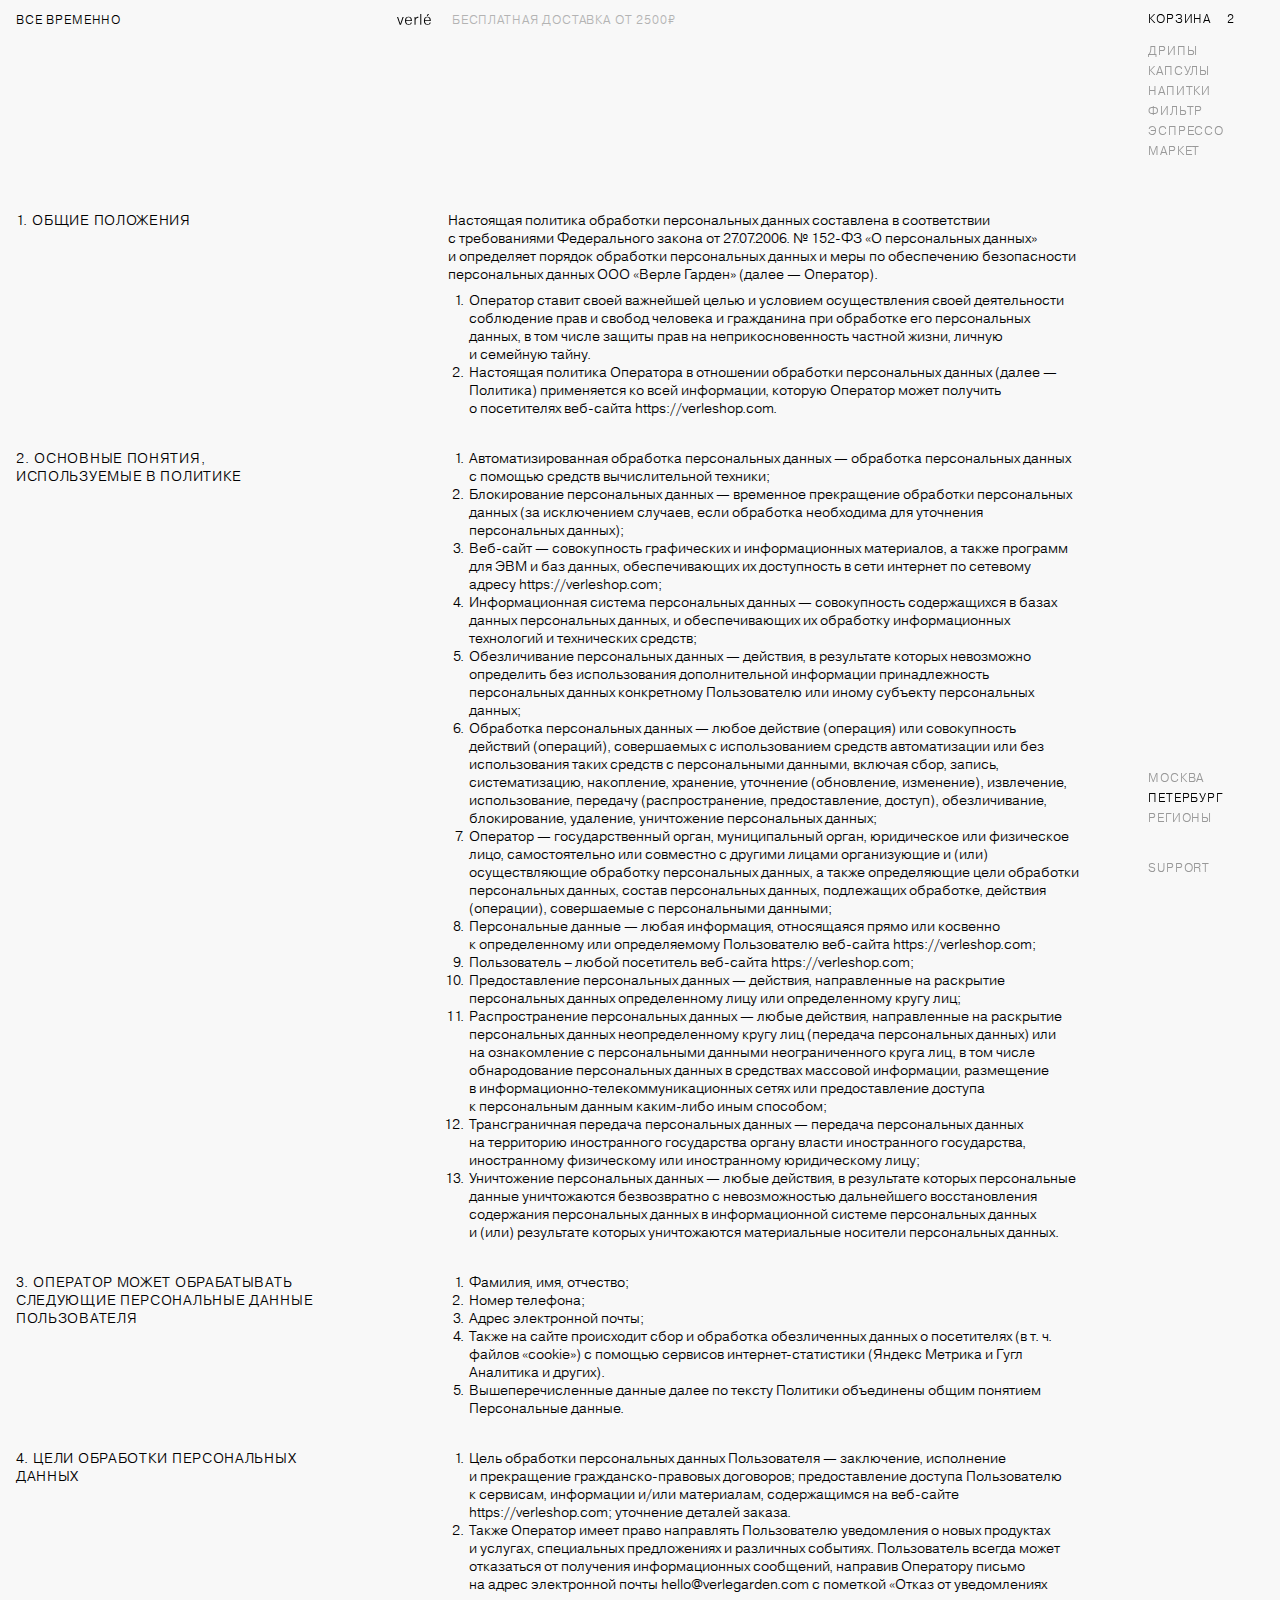
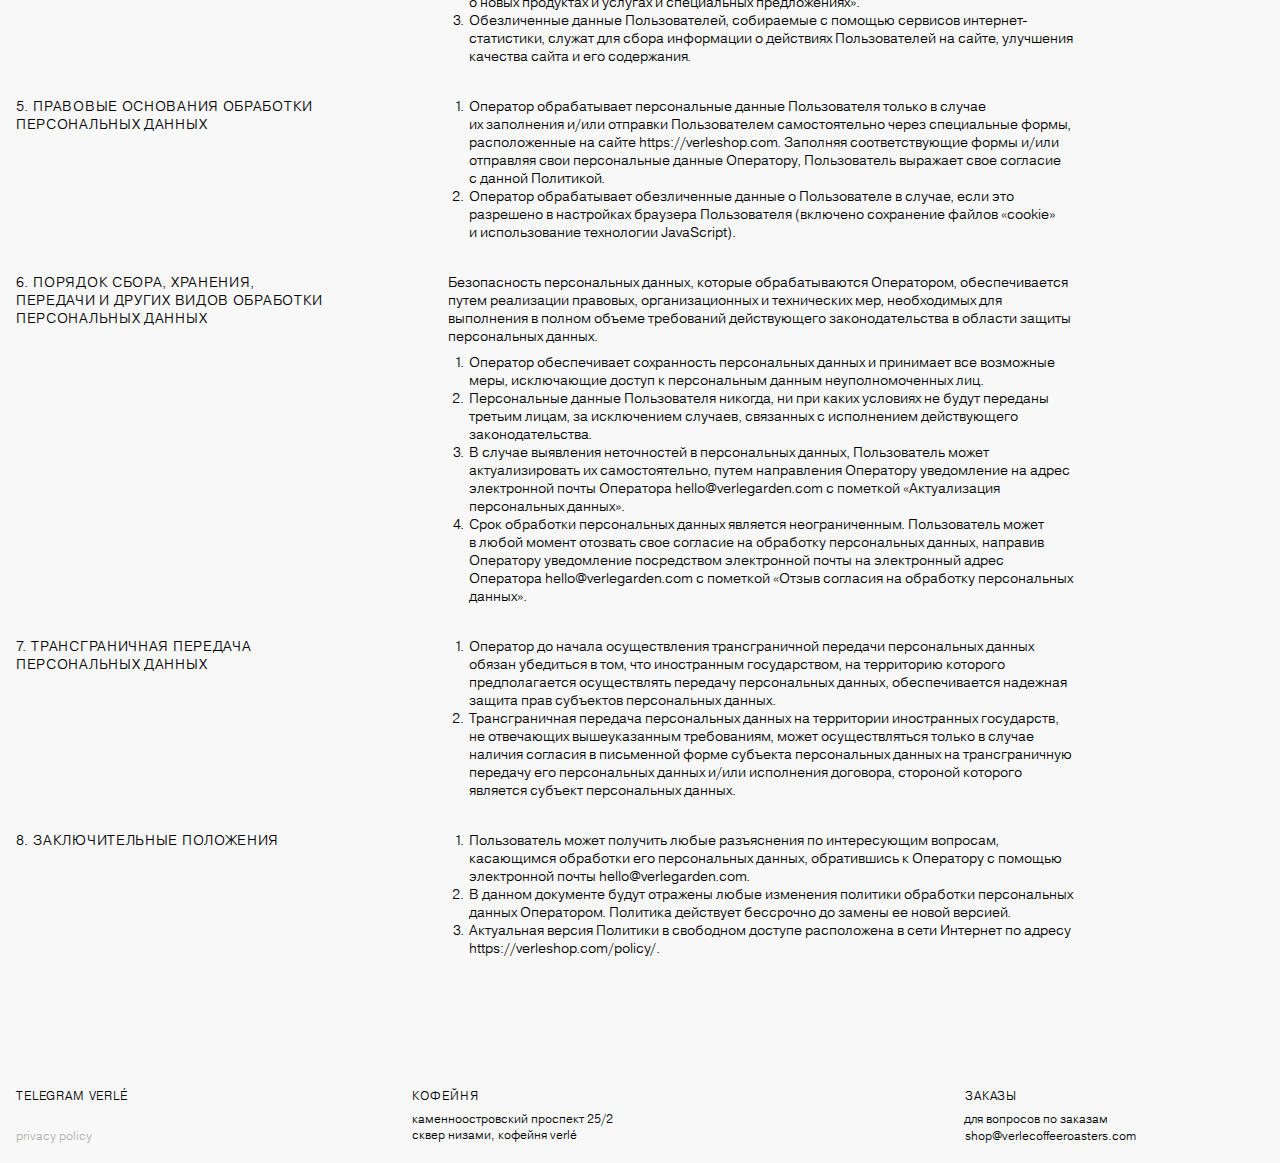
<file: policy.html>
<!DOCTYPE html>
<html lang="ru">
  <head>
    <title>Policy - verlé shop</title>
    <meta charset="utf-8">
    <meta name="viewport" content="width=device-width, initial-scale=1.0">
    <meta http-equiv="X-UA-Compatible" content="ie=edge">
    <meta name="description" content="SELECTIVE. CONSCIOUS. LOCAL.">
    <meta property="og:description" content="SELECTIVE. CONSCIOUS. LOCAL.
      
      VERLÉ IS NEOTERIC PRODUCTION WITH THE FOCUS ON ROASTING COFFEE AND DIRECT IMPORT OF GREEN BEAN FROM CENTRAL AMERICA.
      
      WE TAKE A SERIOUS APPROACH TO COFFEE, BUT NEVER LIMIT OURSELVES WITH IT. BY EXPLORING NEW IDEAS, MARKETS AND PRODUCTS, ALWAYS TESTING AT ALL STAGES, WE ARE CONSTANTLY EXPANDING OUR LINE BY DEVELOPING COMPLETELY NEW POSITIONS ON THE MARKET.">
    <link rel="apple-touch-icon" sizes="180x180" href="./favicon/apple-touch-icon.png">
    <link rel="icon" type="image/png" sizes="32x32" href="./favicon/favicon-32x32.png">
    <link rel="icon" type="image/png" sizes="16x16" href="./favicon/favicon-16x16.png">
    <link rel="manifest" href="./favicon/site.webmanifest" crossorigin="use-credentials">
    <link rel="mask-icon" href="./favicon/safari-pinned-tab.svg" color="#5bbad5">
    <meta name="msapplication-TileColor" content="#2b5797">
    <meta name="theme-color" content="#f8f8f8">
    <link rel="preload" href="fonts/pragmatica.woff" as="font" crossorigin="anonymous">
    <link rel="stylesheet" href="css/style.min.css">
  </head>
  <body>
    <div class="visually-hidden"><svg xmlns="http://www.w3.org/2000/svg" xmlns:xlink="http://www.w3.org/1999/xlink"><symbol id="arrow-left" viewBox="0 0 8 14">
<path d="M7 13L1 7L7 1" stroke="currentcolor" stroke-linecap="round" stroke-linejoin="round"/>
</symbol><symbol id="arrow-right" viewBox="0 0 8 14">
<path d="M1 13L7 7L1 1" stroke="currentcolor" stroke-linecap="round" stroke-linejoin="round"/>
</symbol><symbol id="icon-close" viewBox="0 0 12 12">
<path d="M0.105813 10.328L0.921813 11.144L5.62581 6.44L10.3298 11.144L11.1458 10.328L6.44181 5.624L11.1458 0.92L10.3298 0.103999L5.62581 4.808L0.921813 0.103999L0.105813 0.92L4.80981 5.624L0.105813 10.328Z" fill="currentcolor"/>
</symbol></svg>
    </div>
    <div class="wrapper">
      <header class="header">
        <div class="container">
          <div class="header__wrapper">
            <div class="header__inner"><a class="link header__inner-link" href="index.html">все временно</a><a class="header__logo" href="index.html" aria-label="Переход на главную"><img src="img/svg/logo.svg" srcset="img/svg/logo@2x.svg 2x" width="34" height="11" alt="верле-шоп"></a>
            </div>
            <div class="header__marquee">
              <p class="header__text">Бесплатная доставка от 2500₽</p>
            </div>
          </div>
          <button class="nav-toggle btn-reset" type="button" aria-label="Переключатель отображения меню" aria-pressed="false">Меню</button>
        </div>
        <div class="header__cart"><a class="link" href="#">корзина<span class="header__cart-counter">2</span></a></div>
        <nav class="side-bar">
          <div class="side-bar__wrapper">
            <ul class="side-bar__list side-bar__list--order">
              <li class="side-bar__item"><a class="link link--nobel" href="#">Дрипы</a>
              </li>
              <li class="side-bar__item"><a class="link link--nobel side-bar__item-link" href="#">Капсулы</a></li>
              <li class="side-bar__item"><a class="link link--nobel side-bar__item-link" href="#">Напитки</a></li>
              <li class="side-bar__item"><a class="link link--nobel side-bar__item-link" href="#">Фильтр</a></li>
              <li class="side-bar__item"><a class="link link--nobel side-bar__item-link" href="#">Эспрессо</a></li>
              <li class="side-bar__item"><a class="link link--nobel side-bar__item-link" href="#">Маркет</a></li>
            </ul>
            <ul class="side-bar__list side-bar__list--opened">
              <li class="side-bar__item side-bar__item-text">Бесплатная доставка от 2500₽</li>
              <li class="side-bar__item"><a class="link link--nobel side-bar__item-link" href="#">Москва</a></li>
              <li class="side-bar__item"><a class="link link--nobel side-bar__item-link is-active">Петербург</a></li>
              <li class="side-bar__item"><a class="link link--nobel side-bar__item-link" href="#">Регионы</a></li>
              <li class="side-bar__item side-bar__item--support"><a class="link link--nobel side-bar__item-link" href="#">support</a></li>
            </ul>
          </div>
        </nav>
      </header>
      <main class="policy text-content">
        <div class="container">
          <h1 class="visually-hidden">Политика конфиденциальности</h1>
          <div class="policy__block">
            <h2>ОБЩИЕ ПОЛОЖЕНИЯ</h2>
            <div class="policy__content-wrapper">
              <p>Настоящая политика обработки персональных данных составлена в&nbsp;соответствии с&nbsp;требованиями Федерального закона от&nbsp;27.07.2006. &#8470;&nbsp;152-ФЗ &laquo;О&nbsp;персональных данных&raquo; и&nbsp;определяет порядок обработки персональных данных и&nbsp;меры по&nbsp;обеспечению безопасности персональных данных ООО &laquo;Верле Гарден&raquo; (далее&nbsp;&mdash; Оператор).</p>
              <ol>
                <li>Оператор ставит своей важнейшей целью и&nbsp;условием осуществления своей деятельности соблюдение прав и&nbsp;свобод человека и&nbsp;гражданина при обработке его персональных данных, в&nbsp;том числе защиты прав на&nbsp;неприкосновенность частной жизни, личную и&nbsp;семейную тайну.</li>
                <li>Настоящая политика Оператора в&nbsp;отношении обработки персональных данных (далее&nbsp;&mdash; Политика) применяется ко&nbsp;всей информации, которую Оператор может получить о&nbsp;посетителях веб-сайта <a href='https://verleshop.com'>https://verleshop.com</a>.</li>
              </ol>
            </div>
          </div>
          <div class="policy__block">
            <h2>ОСНОВНЫЕ ПОНЯТИЯ, ИСПОЛЬЗУЕМЫЕ В ПОЛИТИКЕ</h2>
            <div class="policy__content-wrapper">
              <ol>
                <li>Автоматизированная обработка персональных данных&nbsp;&mdash; обработка персональных данных с&nbsp;помощью средств вычислительной техники;</li>
                <li>Блокирование персональных данных&nbsp;&mdash; временное прекращение обработки персональных данных (за&nbsp;исключением случаев, если обработка необходима для уточнения персональных данных);</li>
                <li>Веб-сайт&nbsp;&mdash; совокупность графических и&nbsp;информационных материалов, а&nbsp;также программ для ЭВМ и&nbsp;баз данных, обеспечивающих их&nbsp;доступность в&nbsp;сети интернет по&nbsp;сетевому адресу <a href='https://verleshop.com'>https://verleshop.com</a>;</li>
                <li>Информационная система персональных данных&nbsp;&mdash; совокупность содержащихся в&nbsp;базах данных персональных данных, и&nbsp;обеспечивающих их&nbsp;обработку информационных технологий и&nbsp;технических средств;</li>
                <li>Обезличивание персональных данных&nbsp;&mdash; действия, в&nbsp;результате которых невозможно определить без использования дополнительной информации принадлежность персональных данных конкретному Пользователю или иному субъекту персональных данных;</li>
                <li>Обработка персональных данных&nbsp;&mdash; любое действие (операция) или совокупность действий (операций), совершаемых с&nbsp;использованием средств автоматизации или без использования таких средств с&nbsp;персональными данными, включая сбор, запись, систематизацию, накопление, хранение, уточнение (обновление, изменение), извлечение, использование, передачу (распространение, предоставление, доступ), обезличивание, блокирование, удаление, уничтожение персональных данных;</li>
                <li>Оператор&nbsp;&mdash; государственный орган, муниципальный орган, юридическое или физическое лицо, самостоятельно или совместно с&nbsp;другими лицами организующие и&nbsp;(или) осуществляющие обработку персональных данных, а&nbsp;также определяющие цели обработки персональных данных, состав персональных данных, подлежащих обработке, действия (операции), совершаемые с&nbsp;персональными данными;</li>
                <li>Персональные данные&nbsp;&mdash; любая информация, относящаяся прямо или косвенно к&nbsp;определенному или определяемому Пользователю веб-сайта <a href='https://verleshop.com'>https://verleshop.com</a>;</li>
                <li>Пользователь – любой посетитель веб-сайта <a href='https://verleshop.com'>https://verleshop.com</a>;</li>
                <li>Предоставление персональных данных&nbsp;&mdash; действия, направленные на&nbsp;раскрытие персональных данных определенному лицу или определенному кругу лиц;</li>
                <li>Распространение персональных данных&nbsp;&mdash; любые действия, направленные на&nbsp;раскрытие персональных данных неопределенному кругу лиц (передача персональных данных) или на&nbsp;ознакомление с&nbsp;персональными данными неограниченного круга лиц, в&nbsp;том числе обнародование персональных данных в&nbsp;средствах массовой информации, размещение в&nbsp;информационно-телекоммуникационных сетях или предоставление доступа к&nbsp;персональным данным каким-либо иным способом;</li>
                <li>Трансграничная передача персональных данных&nbsp;&mdash; передача персональных данных на&nbsp;территорию иностранного государства органу власти иностранного государства, иностранному физическому или иностранному юридическому лицу;</li>
                <li>Уничтожение персональных данных&nbsp;&mdash; любые действия, в&nbsp;результате которых персональные данные уничтожаются безвозвратно с&nbsp;невозможностью дальнейшего восстановления содержания персональных данных в&nbsp;информационной системе персональных данных и&nbsp;(или) результате которых уничтожаются материальные носители персональных данных.</li>
              </ol>
            </div>
          </div>
          <div class="policy__block">
            <h2>ОПЕРАТОР МОЖЕТ ОБРАБАТЫВАТЬ СЛЕДУЮЩИЕ ПЕРСОНАЛЬНЫЕ ДАННЫЕ ПОЛЬЗОВАТЕЛЯ</h2>
            <div class="policy__content-wrapper">
              <ol>
                <li>Фамилия, имя, отчество;</li>
                <li>Номер телефона;</li>
                <li>Адрес электронной почты;</li>
                <li>Также на&nbsp;сайте происходит сбор и&nbsp;обработка обезличенных данных о&nbsp;посетителях (в т. ч. файлов &laquo;cookie&raquo;) с&nbsp;помощью сервисов интернет-статистики (Яндекс Метрика и&nbsp;Гугл Аналитика и&nbsp;других).</li>
                <li>Вышеперечисленные данные далее по&nbsp;тексту Политики объединены общим понятием Персональные данные.</li>
              </ol>
            </div>
          </div>
          <div class="policy__block">
            <h2>ЦЕЛИ ОБРАБОТКИ ПЕРСОНАЛЬНЫХ ДАННЫХ</h2>
            <div class="policy__content-wrapper">
              <ol>
                <li>Цель обработки персональных данных Пользователя&nbsp;&mdash; заключение, исполнение и&nbsp;прекращение гражданско-правовых договоров; предоставление доступа Пользователю к&nbsp;сервисам, информации и/или материалам, содержащимся на&nbsp;веб-сайте <a href='https://verleshop.com'>https://verleshop.com</a>; уточнение деталей заказа.</li>
                <li>Также Оператор имеет право направлять Пользователю уведомления о&nbsp;новых продуктах и&nbsp;услугах, специальных предложениях и&nbsp;различных событиях. Пользователь всегда может отказаться от&nbsp;получения информационных сообщений, направив Оператору письмо на&nbsp;адрес электронной почты <a href='mailto:hello@verlegarden.com'>hello@verlegarden.com</a> с&nbsp;пометкой &laquo;Отказ от&nbsp;уведомлениях о&nbsp;новых продуктах и&nbsp;услугах и&nbsp;специальных предложениях&raquo;.</li>
                <li>Обезличенные данные Пользователей, собираемые с&nbsp;помощью сервисов интернет-статистики, служат для сбора информации о&nbsp;действиях Пользователей на&nbsp;сайте, улучшения качества сайта и&nbsp;его содержания.</li>
              </ol>
            </div>
          </div>
          <div class="policy__block">
            <h2>ПРАВОВЫЕ ОСНОВАНИЯ ОБРАБОТКИ ПЕРСОНАЛЬНЫХ ДАННЫХ</h2>
            <div class="policy__content-wrapper">
              <ol>
                <li>Оператор обрабатывает персональные данные Пользователя только в&nbsp;случае их&nbsp;заполнения и/или отправки Пользователем самостоятельно через специальные формы, расположенные на&nbsp;сайте <a href='https://verleshop.com'>https://verleshop.com</a>. Заполняя соответствующие формы и/или отправляя свои персональные данные Оператору, Пользователь выражает свое согласие с&nbsp;данной Политикой.</li>
                <li>Оператор обрабатывает обезличенные данные о&nbsp;Пользователе в&nbsp;случае, если это разрешено в&nbsp;настройках браузера Пользователя (включено сохранение файлов &laquo;cookie&raquo; и&nbsp;использование технологии JavaScript).</li>
              </ol>
            </div>
          </div>
          <div class="policy__block">
            <h2>ПОРЯДОК СБОРА, ХРАНЕНИЯ, ПЕРЕДАЧИ И ДРУГИХ ВИДОВ ОБРАБОТКИ ПЕРСОНАЛЬНЫХ ДАННЫХ</h2>
            <div class="policy__content-wrapper">
              <p>Безопасность персональных данных, которые обрабатываются Оператором, обеспечивается путем реализации правовых, организационных и&nbsp;технических мер, необходимых для выполнения в&nbsp;полном объеме требований действующего законодательства в&nbsp;области защиты персональных данных.</p>
              <ol>
                <li>Оператор обеспечивает сохранность персональных данных и&nbsp;принимает все возможные меры, исключающие доступ к&nbsp;персональным данным неуполномоченных лиц.</li>
                <li>Персональные данные Пользователя никогда, ни&nbsp;при каких условиях не&nbsp;будут переданы третьим лицам, за&nbsp;исключением случаев, связанных с&nbsp;исполнением действующего законодательства.</li>
                <li>В&nbsp;случае выявления неточностей в&nbsp;персональных данных, Пользователь может актуализировать их&nbsp;самостоятельно, путем направления Оператору уведомление на&nbsp;адрес электронной почты Оператора <a href='mailto:hello@verlegarden.com'>hello@verlegarden.com</a> с&nbsp;пометкой &laquo;Актуализация персональных данных&raquo;.</li>
                <li>Срок обработки персональных данных является неограниченным. Пользователь может в&nbsp;любой момент отозвать свое согласие на&nbsp;обработку персональных данных, направив Оператору уведомление посредством электронной почты на&nbsp;электронный адрес Оператора <a href='mailto:hello@verlegarden.com'>hello@verlegarden.com</a> с&nbsp;пометкой &laquo;Отзыв согласия на&nbsp;обработку персональных данных&raquo;.</li>
              </ol>
            </div>
          </div>
          <div class="policy__block">
            <h2>ТРАНСГРАНИЧНАЯ ПЕРЕДАЧА ПЕРСОНАЛЬНЫХ ДАННЫХ</h2>
            <div class="policy__content-wrapper">
              <ol>
                <li>Оператор до&nbsp;начала осуществления трансграничной передачи персональных данных обязан убедиться в&nbsp;том, что иностранным государством, на&nbsp;территорию которого предполагается осуществлять передачу персональных данных, обеспечивается надежная защита прав субъектов персональных данных.</li>
                <li>Трансграничная передача персональных данных на&nbsp;территории иностранных государств, не&nbsp;отвечающих вышеуказанным требованиям, может осуществляться только в&nbsp;случае наличия согласия в&nbsp;письменной форме субъекта персональных данных на&nbsp;трансграничную передачу его персональных данных и/или исполнения договора, стороной которого является субъект персональных данных.</li>
              </ol>
            </div>
          </div>
          <div class="policy__block">
            <h2>ЗАКЛЮЧИТЕЛЬНЫЕ ПОЛОЖЕНИЯ</h2>
            <div class="policy__content-wrapper">
              <ol>
                <li>Пользователь может получить любые разъяснения по&nbsp;интересующим вопросам, касающимся обработки его персональных данных, обратившись к&nbsp;Оператору с&nbsp;помощью электронной почты <a href='mailto:hello@verlegarden.com'>hello@verlegarden.com</a>.</li>
                <li>В&nbsp;данном документе будут отражены любые изменения политики обработки персональных данных Оператором. Политика действует бессрочно до&nbsp;замены ее&nbsp;новой версией.</li>
                <li>Актуальная версия Политики в&nbsp;свободном доступе расположена в&nbsp;сети Интернет по&nbsp;адресу <a href='https://verleshop.com/policy/'>https://verleshop.com/policy/</a>.</li>
              </ol>
            </div>
          </div>
        </div>
      </main>
      <footer class="footer">
        <div class="container">
          <div class="footer__wrapper">
            <div class="footer__item footer__item--policy"><a class="link footer__item-telegram" href="#" target="blank">TELEGRAM VERLÉ</a><a class="link footer__item-link" href="#" target="blank">privacy policy</a></div>
            <div class="footer__item footer__item--address">
              <p class="footer__item-title">Кофейня</p>
              <p class="footer__item-text">каменноостровский проспект 25/2 сквер низами, кофейня verlé</p>
            </div>
            <div class="footer__item">
              <p class="footer__item-title">ЗАКАЗЫ</p>
              <p class="footer__item-text">для вопросов по заказам</p><a class="link" href="mailto:shop@verlecoffeeroasters.com">shop@verlecoffeeroasters.com</a>
            </div>
          </div>
        </div>
      </footer>
    </div>
    <script src="js/vendor.min.js"></script>
    <script src="js/main.min.js"></script>
  </body>
</html>
</file>
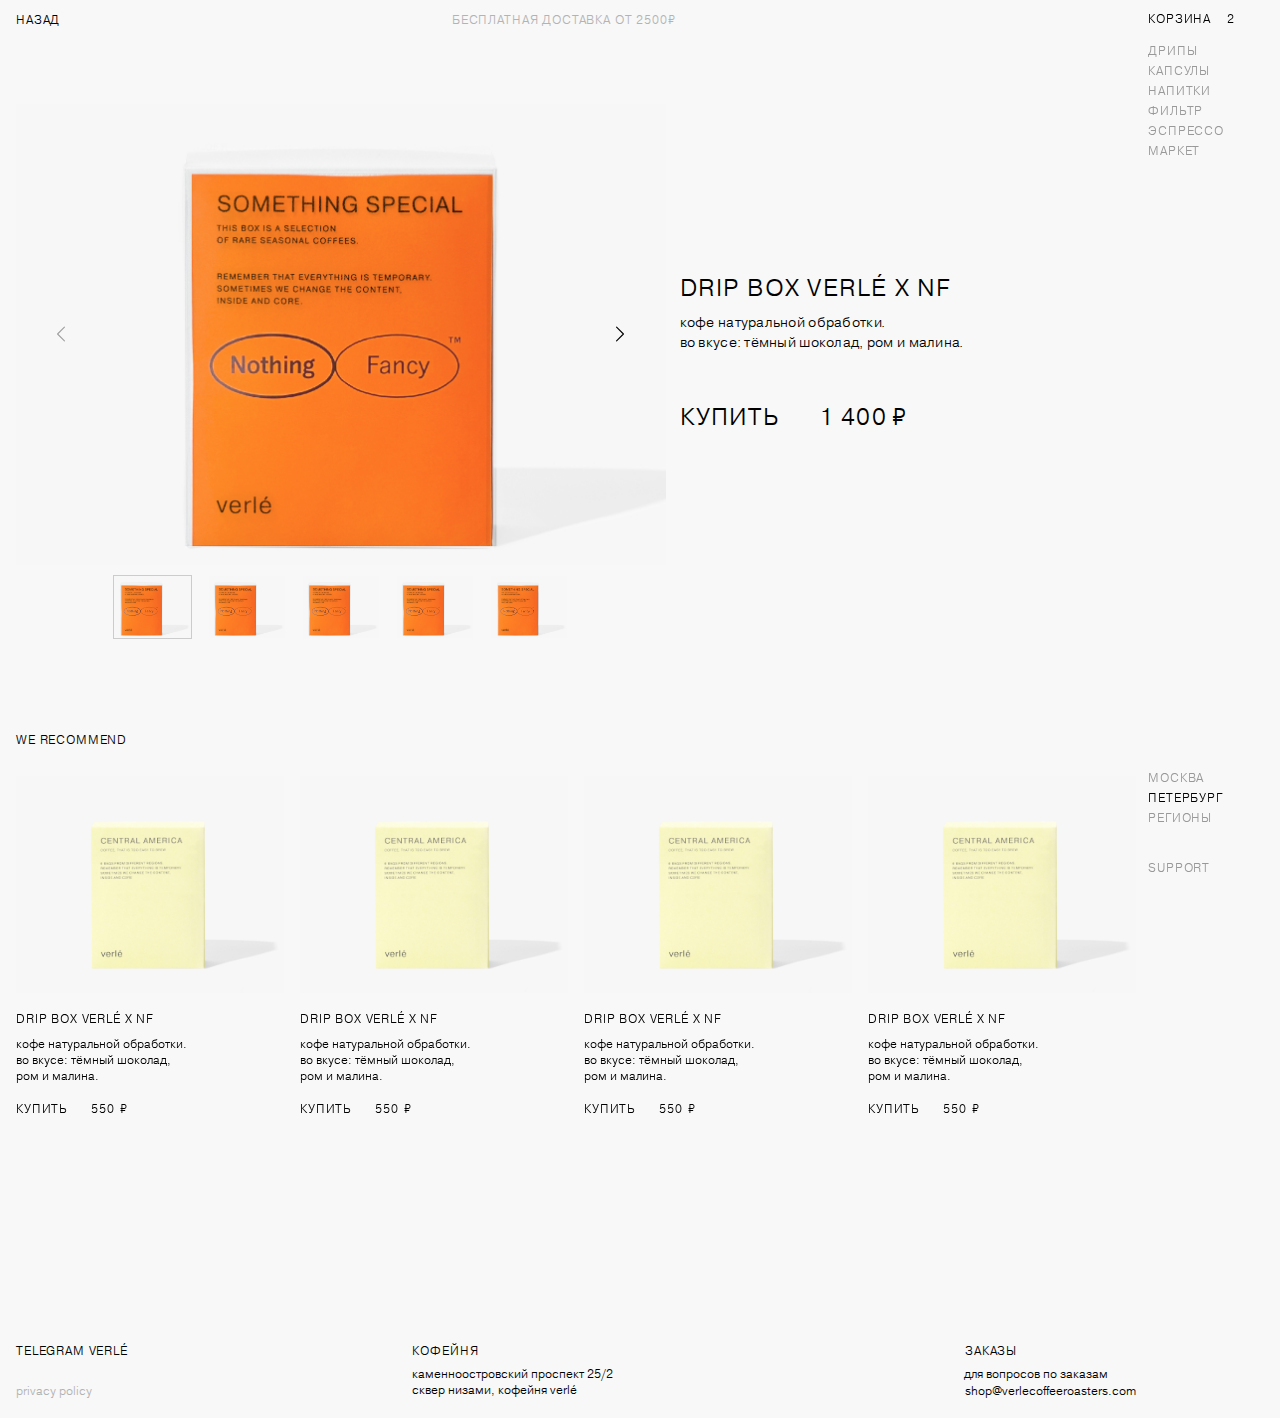
<file: product.html>
<!DOCTYPE html>
<html lang="ru">
  <head>
    <title>Product - verlé shop</title>
    <meta charset="utf-8">
    <meta name="viewport" content="width=device-width, initial-scale=1.0">
    <meta http-equiv="X-UA-Compatible" content="ie=edge">
    <meta name="description" content="SELECTIVE. CONSCIOUS. LOCAL.">
    <meta property="og:description" content="SELECTIVE. CONSCIOUS. LOCAL.
      
      VERLÉ IS NEOTERIC PRODUCTION WITH THE FOCUS ON ROASTING COFFEE AND DIRECT IMPORT OF GREEN BEAN FROM CENTRAL AMERICA.
      
      WE TAKE A SERIOUS APPROACH TO COFFEE, BUT NEVER LIMIT OURSELVES WITH IT. BY EXPLORING NEW IDEAS, MARKETS AND PRODUCTS, ALWAYS TESTING AT ALL STAGES, WE ARE CONSTANTLY EXPANDING OUR LINE BY DEVELOPING COMPLETELY NEW POSITIONS ON THE MARKET.">
    <link rel="apple-touch-icon" sizes="180x180" href="./favicon/apple-touch-icon.png">
    <link rel="icon" type="image/png" sizes="32x32" href="./favicon/favicon-32x32.png">
    <link rel="icon" type="image/png" sizes="16x16" href="./favicon/favicon-16x16.png">
    <link rel="manifest" href="./favicon/site.webmanifest" crossorigin="use-credentials">
    <link rel="mask-icon" href="./favicon/safari-pinned-tab.svg" color="#5bbad5">
    <meta name="msapplication-TileColor" content="#2b5797">
    <meta name="theme-color" content="#f8f8f8">
    <link rel="preload" href="fonts/pragmatica.woff" as="font" crossorigin="anonymous">
    <link rel="stylesheet" href="css/style.min.css">
  </head>
  <body>
    <div class="visually-hidden"><svg xmlns="http://www.w3.org/2000/svg" xmlns:xlink="http://www.w3.org/1999/xlink"><symbol id="arrow-left" viewBox="0 0 8 14">
<path d="M7 13L1 7L7 1" stroke="currentcolor" stroke-linecap="round" stroke-linejoin="round"/>
</symbol><symbol id="arrow-right" viewBox="0 0 8 14">
<path d="M1 13L7 7L1 1" stroke="currentcolor" stroke-linecap="round" stroke-linejoin="round"/>
</symbol><symbol id="icon-close" viewBox="0 0 12 12">
<path d="M0.105813 10.328L0.921813 11.144L5.62581 6.44L10.3298 11.144L11.1458 10.328L6.44181 5.624L11.1458 0.92L10.3298 0.103999L5.62581 4.808L0.921813 0.103999L0.105813 0.92L4.80981 5.624L0.105813 10.328Z" fill="currentcolor"/>
</symbol></svg>
    </div>
    <div class="wrapper">
      <header class="header">
        <div class="container">
          <div class="header__wrapper">
            <div class="header__inner"><a class="link header__inner-link header__inner-link--visible" href="index.html">назад</a><a class="header__logo header__logo--visible" href="index.html" aria-label="Переход на главную"><img src="img/svg/logo.svg" srcset="img/svg/logo@2x.svg 2x" width="34" height="11" alt="верле-шоп"></a>
            </div>
            <div class="header__marquee">
              <p class="header__text">Бесплатная доставка от 2500₽</p>
            </div>
          </div>
          <button class="nav-toggle btn-reset" type="button" aria-label="Переключатель отображения меню" aria-pressed="false">Меню</button>
        </div>
        <div class="header__cart"><a class="link" href="#">корзина<span class="header__cart-counter">2</span></a></div>
        <nav class="side-bar">
          <div class="side-bar__wrapper">
            <ul class="side-bar__list side-bar__list--order">
              <li class="side-bar__item"><a class="link link--nobel" href="#">Дрипы</a>
              </li>
              <li class="side-bar__item"><a class="link link--nobel side-bar__item-link" href="#">Капсулы</a></li>
              <li class="side-bar__item"><a class="link link--nobel side-bar__item-link" href="#">Напитки</a></li>
              <li class="side-bar__item"><a class="link link--nobel side-bar__item-link" href="#">Фильтр</a></li>
              <li class="side-bar__item"><a class="link link--nobel side-bar__item-link" href="#">Эспрессо</a></li>
              <li class="side-bar__item"><a class="link link--nobel side-bar__item-link" href="#">Маркет</a></li>
            </ul>
            <ul class="side-bar__list side-bar__list--opened">
              <li class="side-bar__item side-bar__item-text">Бесплатная доставка от 2500₽</li>
              <li class="side-bar__item"><a class="link link--nobel side-bar__item-link" href="#">Москва</a></li>
              <li class="side-bar__item"><a class="link link--nobel side-bar__item-link is-active">Петербург</a></li>
              <li class="side-bar__item"><a class="link link--nobel side-bar__item-link" href="#">Регионы</a></li>
              <li class="side-bar__item side-bar__item--support"><a class="link link--nobel side-bar__item-link" href="#">support</a></li>
            </ul>
          </div>
        </nav>
      </header>
      <main class="product">
        <h1 class="visually-hidden">DRIP BOX VERLÉ X NF</h1>
        <section class="section product__item">
          <div class="container">
            <div class="section__wrapper">
              <div class="card card--product">
                <div class="card__block">
                  <div class="slider card__slider">
                    <div class="swiper slider__slider">
                      <div class="swiper-wrapper">
                        <div class="swiper-slide"><img src="img/content/product/product.png" srcset="img/content/product/product@2x.png 2x" width="740" height="764" alt="кофе натуральной обработки">
                        </div>
                        <div class="swiper-slide"><img src="img/content/product/product.png" srcset="img/content/product/product@2x.png 2x" width="740" height="764" alt="кофе натуральной обработки">
                        </div>
                        <div class="swiper-slide"><img src="img/content/product/product.png" srcset="img/content/product/product@2x.png 2x" width="740" height="764" alt="кофе натуральной обработки">
                        </div>
                        <div class="swiper-slide"><img src="img/content/product/product.png" srcset="img/content/product/product@2x.png 2x" width="740" height="764" alt="кофе натуральной обработки">
                        </div>
                        <div class="swiper-slide"><img src="img/content/product/product.png" srcset="img/content/product/product@2x.png 2x" width="740" height="764" alt="кофе натуральной обработки">
                        </div>
                      </div>
                      <div class="swiper-button-prev">
                        <svg width="12" height="16" aria-hidden="true">
                          <use xlink:href="#arrow-left"></use>
                        </svg>
                      </div>
                      <div class="swiper-button-next">
                        <svg width="12" height="16" aria-hidden="true">
                          <use xlink:href="#arrow-right"></use>
                        </svg>
                      </div>
                    </div>
                    <div class="swiper slider__thumb">
                      <div class="swiper-wrapper">
                        <div class="swiper-slide"><img src="img/content/product/product.png" srcset="img/content/product/product@2x.png 2x" width="740" height="764" alt="кофе натуральной обработки">
                        </div>
                        <div class="swiper-slide"><img src="img/content/product/product.png" srcset="img/content/product/product@2x.png 2x" width="740" height="764" alt="кофе натуральной обработки">
                        </div>
                        <div class="swiper-slide"><img src="img/content/product/product.png" srcset="img/content/product/product@2x.png 2x" width="740" height="764" alt="кофе натуральной обработки">
                        </div>
                        <div class="swiper-slide"><img src="img/content/product/product.png" srcset="img/content/product/product@2x.png 2x" width="740" height="764" alt="кофе натуральной обработки">
                        </div>
                        <div class="swiper-slide"><img src="img/content/product/product.png" srcset="img/content/product/product@2x.png 2x" width="740" height="764" alt="кофе натуральной обработки">
                        </div>
                      </div>
                    </div>
                  </div>
                </div>
                <div class="card__inner">
                  <div class="card__info">
                    <p class="h3 card__title">DRIP BOX VERLÉ X NF</p>
                    <div class="card__description">
                      <p>кофе натуральной обработки.</p>
                      <p>во вкусе: тёмный шоколад, ром и малина.</p>
                    </div>
                  </div>
                  <div class="card__button">
                    <button class="btn" type="button">Купить</button>
                  </div>
                  <div class="card__price"><span data-price>1400</span><span class="card__currency">₽</span></div>
                </div>
              </div>
            </div>
          </div>
        </section>
        <section class="section product__recommend">
          <div class="container">
            <h2 class="section__title">We recommend</h2>
            <div class="section__wrapper">
              <div class="recommendation swiper">
                <div class="swiper-wrapper">
                  <div class="recommendation__card swiper-slide">
                    <div class="card card--mini">
                      <div class="card__block">
                        <div class="card__image"><img src="img/content/product/product-1.png" srcset="img/content/product/product-1@2x.png 2x" width="308" height="249" alt="кофе натуральной обработки">
                        </div>
                        <div class="card__info"><a class="h3 card__title" href="#">DRIP BOX VERLÉ X NF</a>
                          <div class="card__description">
                            <p>кофе натуральной обработки.</p>
                            <p>во вкусе: тёмный шоколад, ром и малина.</p>
                          </div>
                        </div>
                      </div>
                      <div class="card__inner">
                        <div class="card__button">
                          <button class="btn" type="button">Купить</button>
                        </div>
                        <div class="card__price"><span data-price>550</span><span class="card__currency">₽</span></div>
                      </div>
                    </div>
                  </div>
                  <div class="recommendation__card swiper-slide">
                    <div class="card card--mini">
                      <div class="card__block">
                        <div class="card__image"><img src="img/content/product/product-1.png" srcset="img/content/product/product-1@2x.png 2x" width="308" height="249" alt="кофе натуральной обработки">
                        </div>
                        <div class="card__info"><a class="h3 card__title" href="#">DRIP BOX VERLÉ X NF</a>
                          <div class="card__description">
                            <p>кофе натуральной обработки.</p>
                            <p>во вкусе: тёмный шоколад, ром и малина.</p>
                          </div>
                        </div>
                      </div>
                      <div class="card__inner">
                        <div class="card__button">
                          <button class="btn" type="button">Купить</button>
                        </div>
                        <div class="card__price"><span data-price>550</span><span class="card__currency">₽</span></div>
                      </div>
                    </div>
                  </div>
                  <div class="recommendation__card swiper-slide">
                    <div class="card card--mini">
                      <div class="card__block">
                        <div class="card__image"><img src="img/content/product/product-1.png" srcset="img/content/product/product-1@2x.png 2x" width="308" height="249" alt="кофе натуральной обработки">
                        </div>
                        <div class="card__info"><a class="h3 card__title" href="#">DRIP BOX VERLÉ X NF</a>
                          <div class="card__description">
                            <p>кофе натуральной обработки.</p>
                            <p>во вкусе: тёмный шоколад, ром и малина.</p>
                          </div>
                        </div>
                      </div>
                      <div class="card__inner">
                        <div class="card__button">
                          <button class="btn" type="button">Купить</button>
                        </div>
                        <div class="card__price"><span data-price>550</span><span class="card__currency">₽</span></div>
                      </div>
                    </div>
                  </div>
                  <div class="recommendation__card swiper-slide">
                    <div class="card card--mini">
                      <div class="card__block">
                        <div class="card__image"><img src="img/content/product/product-1.png" srcset="img/content/product/product-1@2x.png 2x" width="308" height="249" alt="кофе натуральной обработки">
                        </div>
                        <div class="card__info"><a class="h3 card__title" href="#">DRIP BOX VERLÉ X NF</a>
                          <div class="card__description">
                            <p>кофе натуральной обработки.</p>
                            <p>во вкусе: тёмный шоколад, ром и малина.</p>
                          </div>
                        </div>
                      </div>
                      <div class="card__inner">
                        <div class="card__button">
                          <button class="btn" type="button">Купить</button>
                        </div>
                        <div class="card__price"><span data-price>550</span><span class="card__currency">₽</span></div>
                      </div>
                    </div>
                  </div>
                </div>
              </div>
            </div>
          </div>
        </section>
      </main>
      <footer class="footer">
        <div class="container">
          <div class="footer__wrapper">
            <div class="footer__item footer__item--policy"><a class="link footer__item-telegram" href="#" target="blank">TELEGRAM VERLÉ</a><a class="link footer__item-link" href="#" target="blank">privacy policy</a></div>
            <div class="footer__item footer__item--address">
              <p class="footer__item-title">Кофейня</p>
              <p class="footer__item-text">каменноостровский проспект 25/2 сквер низами, кофейня verlé</p>
            </div>
            <div class="footer__item">
              <p class="footer__item-title">ЗАКАЗЫ</p>
              <p class="footer__item-text">для вопросов по заказам</p><a class="link" href="mailto:shop@verlecoffeeroasters.com">shop@verlecoffeeroasters.com</a>
            </div>
          </div>
        </div>
      </footer>
    </div>
    <script src="js/vendor.min.js"></script>
    <script src="js/main.min.js"></script>
  </body>
</html>
</file>
